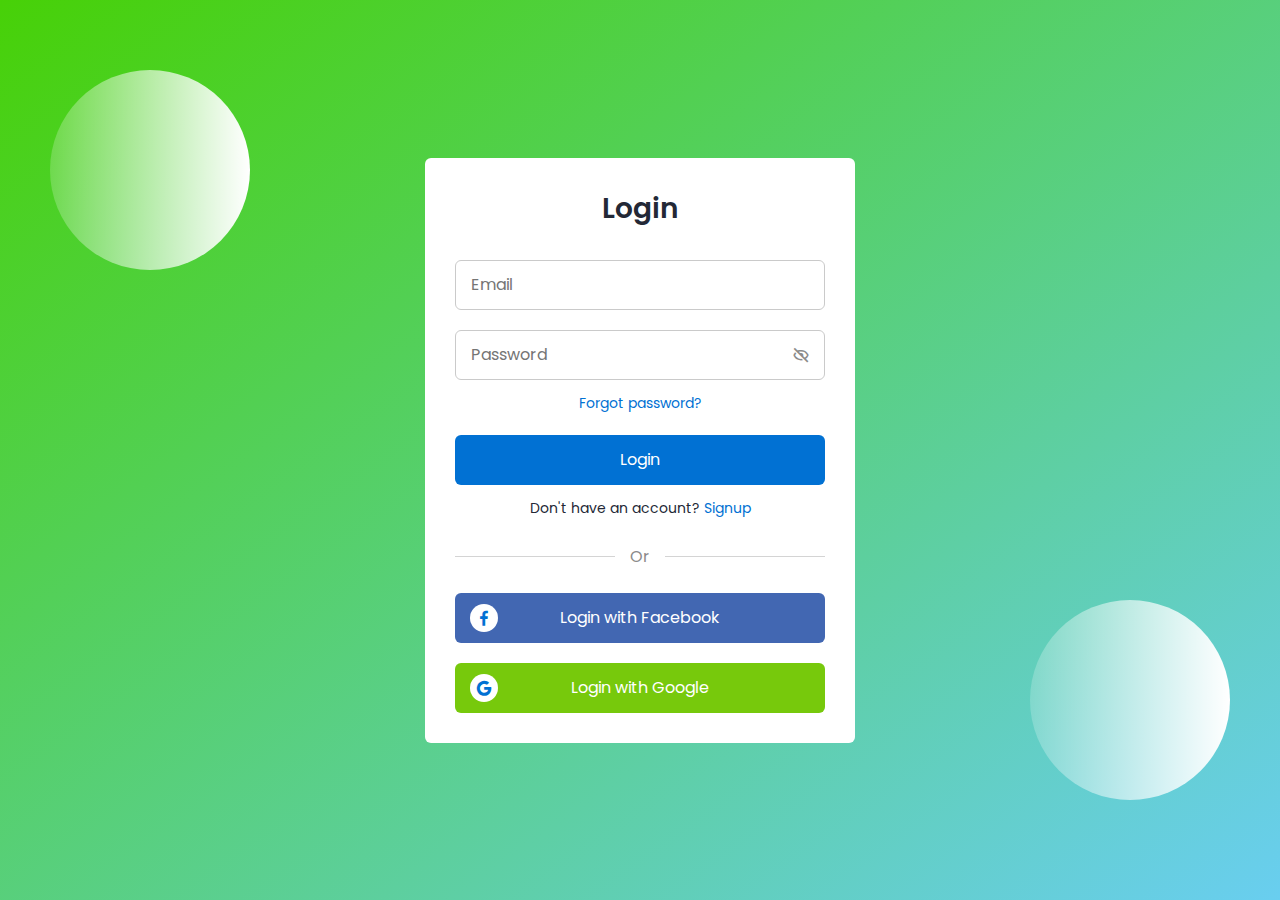
<file: Login_and_SignUp_Page/index.html>
<!DOCTYPE html>
<!-- Coding By CodingNepal - codingnepalweb.com -->
    <html lang="en">
    <head>
        <meta charset="UTF-8">
        <meta http-equiv="X-UA-Compatible" content="IE=edge">
        <meta name="viewport" content="width=device-width, initial-scale=1.0">
        <title> Responsive Login and Signup Form </title>

        <!-- CSS -->
        <link rel="stylesheet" href="style.css">
                
        <!-- Boxicons CSS -->
        <link href='https://unpkg.com/boxicons@2.1.2/css/boxicons.min.css' rel='stylesheet'>
                        
    </head>
    <body>
        <section class="container forms">
            <div class="form login">
                <div class="form-content">
                    <header>Login</header>
                    <form action="#">
                        <div class="field input-field">
                            <input type="email" placeholder="Email" class="input">
                        </div>

                        <div class="field input-field">
                            <input type="password" placeholder="Password" class="password">
                            <i class='bx bx-hide eye-icon'></i>
                        </div>

                        <div class="form-link">
                            <a href="#" class="forgot-pass">Forgot password?</a>
                        </div>

                        <div class="field button-field">
                            <button>Login</button>
                        </div>
                    </form>

                    <div class="form-link">
                        <span>Don't have an account? <a href="#" class="link signup-link">Signup</a></span>
                    </div>
                </div>

                <div class="line"></div>

                <div class="media-options">
                    <a href="#" class="field facebook">
                        <i class='bx bxl-facebook facebook-icon'></i>
                        <span>Login with Facebook</span>
                    </a>
                </div>

                <div class="media-options">
                    <a href="#" class="field google">
                        <i class='bx bxl-google google-icon'></i>
                        <span>Login with Google</span>
                    </a>
                </div>

            </div>

            <!-- Signup Form -->

            <div class="form signup">
                <div class="form-content">
                    <header>Signup</header>
                    <form action="#">
                        <div class="field input-field">
                            <input type="email" placeholder="Email" class="input">
                        </div>

                        <div class="field input-field">
                            <input type="password" placeholder="Create password" class="password">
                        </div>

                        <div class="field input-field">
                            <input type="password" placeholder="Confirm password" class="password">
                            <i class='bx bx-hide eye-icon'></i>
                        </div>

                        <div class="field button-field">
                            <button>Signup</button>
                        </div>
                    </form>

                    <div class="form-link">
                        <span>Already have an account? <a href="#" class="link login-link">Login</a></span>
                    </div>
                </div>

                <div class="line"></div>

                <div class="media-options">
                    <a href="#" class="field facebook">
                        <i class='bx bxl-facebook facebook-icon'></i>
                        <span>Login with Facebook</span>
                    </a>
                </div>

                <div class="media-options">
                    <a href="#" class="field google">
                        <i class='bx bxl-google google-icon'></i>
                        <span>Login with Google</span>
                    </a>
                </div>

            </div>

            <div class="circle c1"></div>
            <div class="circle c2"></div>
            
        </section>

        <!-- JavaScript -->
        <script src="script.js"></script>
    </body>
</html>
</file>
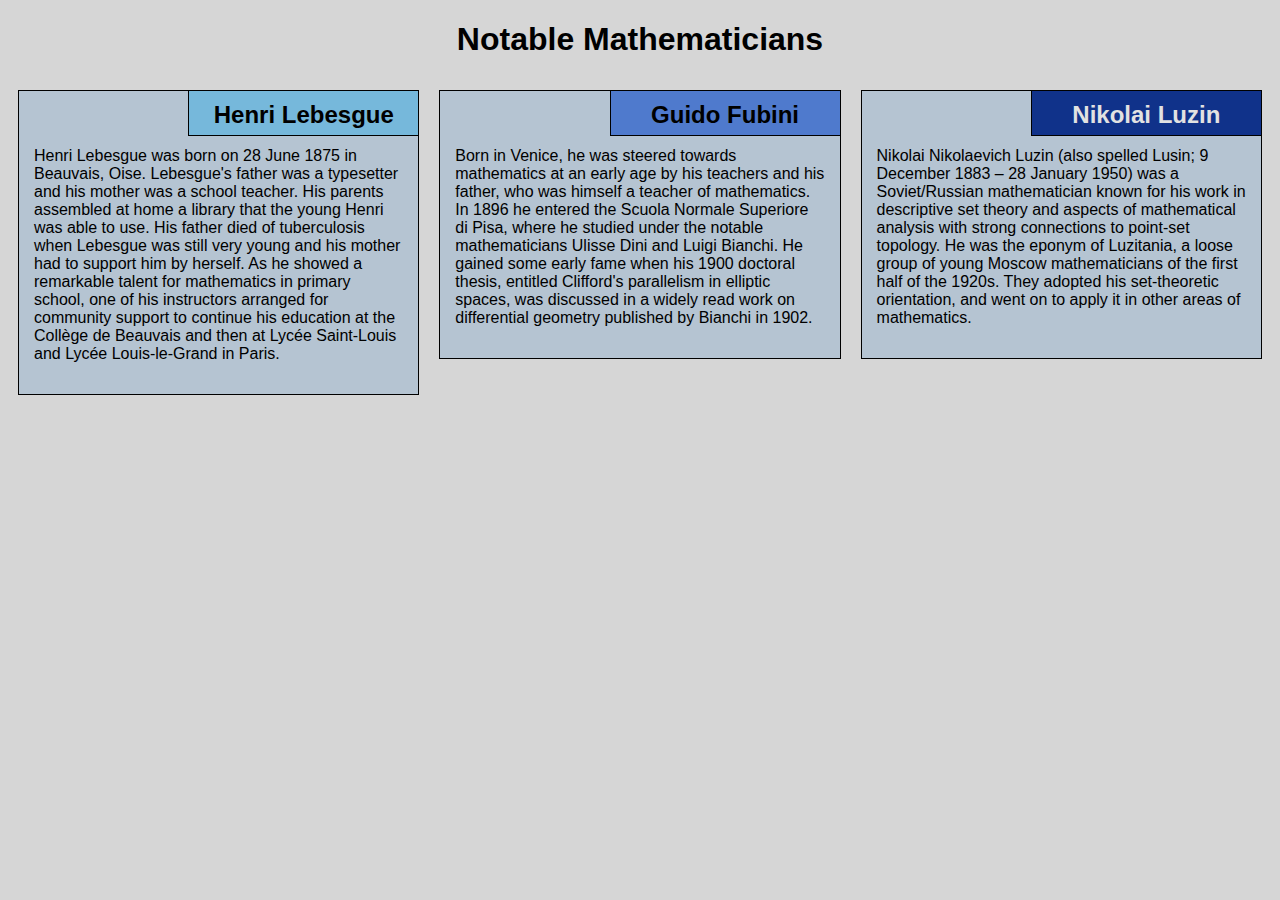
<file: module2_solution/index.html>
<!DOCTYPE html>
<html lang="en">

<head>
    <meta charset="utf-8">
    <meta name="viewport" content="width=device-width, initial-scale=1">
    <title>Assignment Solution for Module 2</title>
    <link rel="stylesheet" href="css/style.css">
</head>

<body>
    <h1>Notable Mathematicians</h1>
    <div class="row">
        <div class="col-lg-4 col-md-6 col-sm-12">
            <section class="lebesgue">
                <h2>Henri Lebesgue</h2>
                <p>
                    Henri Lebesgue was born on 28 June 1875 in Beauvais, Oise. Lebesgue's father was a typesetter and his mother was a school teacher. His parents assembled at home a library that the young Henri was able to use. His father died of tuberculosis when Lebesgue
                    was still very young and his mother had to support him by herself. As he showed a remarkable talent for mathematics in primary school, one of his instructors arranged for community support to continue his education at the Collège de
                    Beauvais and then at Lycée Saint-Louis and Lycée Louis-le-Grand in Paris.
                </p>
            </section>
        </div>
        <div class="col-lg-4 col-md-6 col-sm-12">
            <section class="fubini">
                <h2>Guido Fubini</h2>
                <p>
                    Born in Venice, he was steered towards mathematics at an early age by his teachers and his father, who was himself a teacher of mathematics. In 1896 he entered the Scuola Normale Superiore di Pisa, where he studied under the notable mathematicians Ulisse
                    Dini and Luigi Bianchi. He gained some early fame when his 1900 doctoral thesis, entitled Clifford's parallelism in elliptic spaces, was discussed in a widely read work on differential geometry published by Bianchi in 1902.
                </p>
            </section>
        </div>
        <div class="col-lg-4 col-md-12 col-sm-12">
            <section class="luzin">
                <h2>Nikolai Luzin</h2>
                <p>
                    Nikolai Nikolaevich Luzin (also spelled Lusin;   9 December 1883 – 28 January 1950) was a Soviet/Russian mathematician known for his work in descriptive set theory and aspects of mathematical analysis with strong connections to point-set topology. He was
                    the eponym of Luzitania, a loose group of young Moscow mathematicians of the first half of the 1920s. They adopted his set-theoretic orientation, and went on to apply it in other areas of mathematics.
                </p>
            </section>
        </div>
    </div>
</body>

</html>
</file>
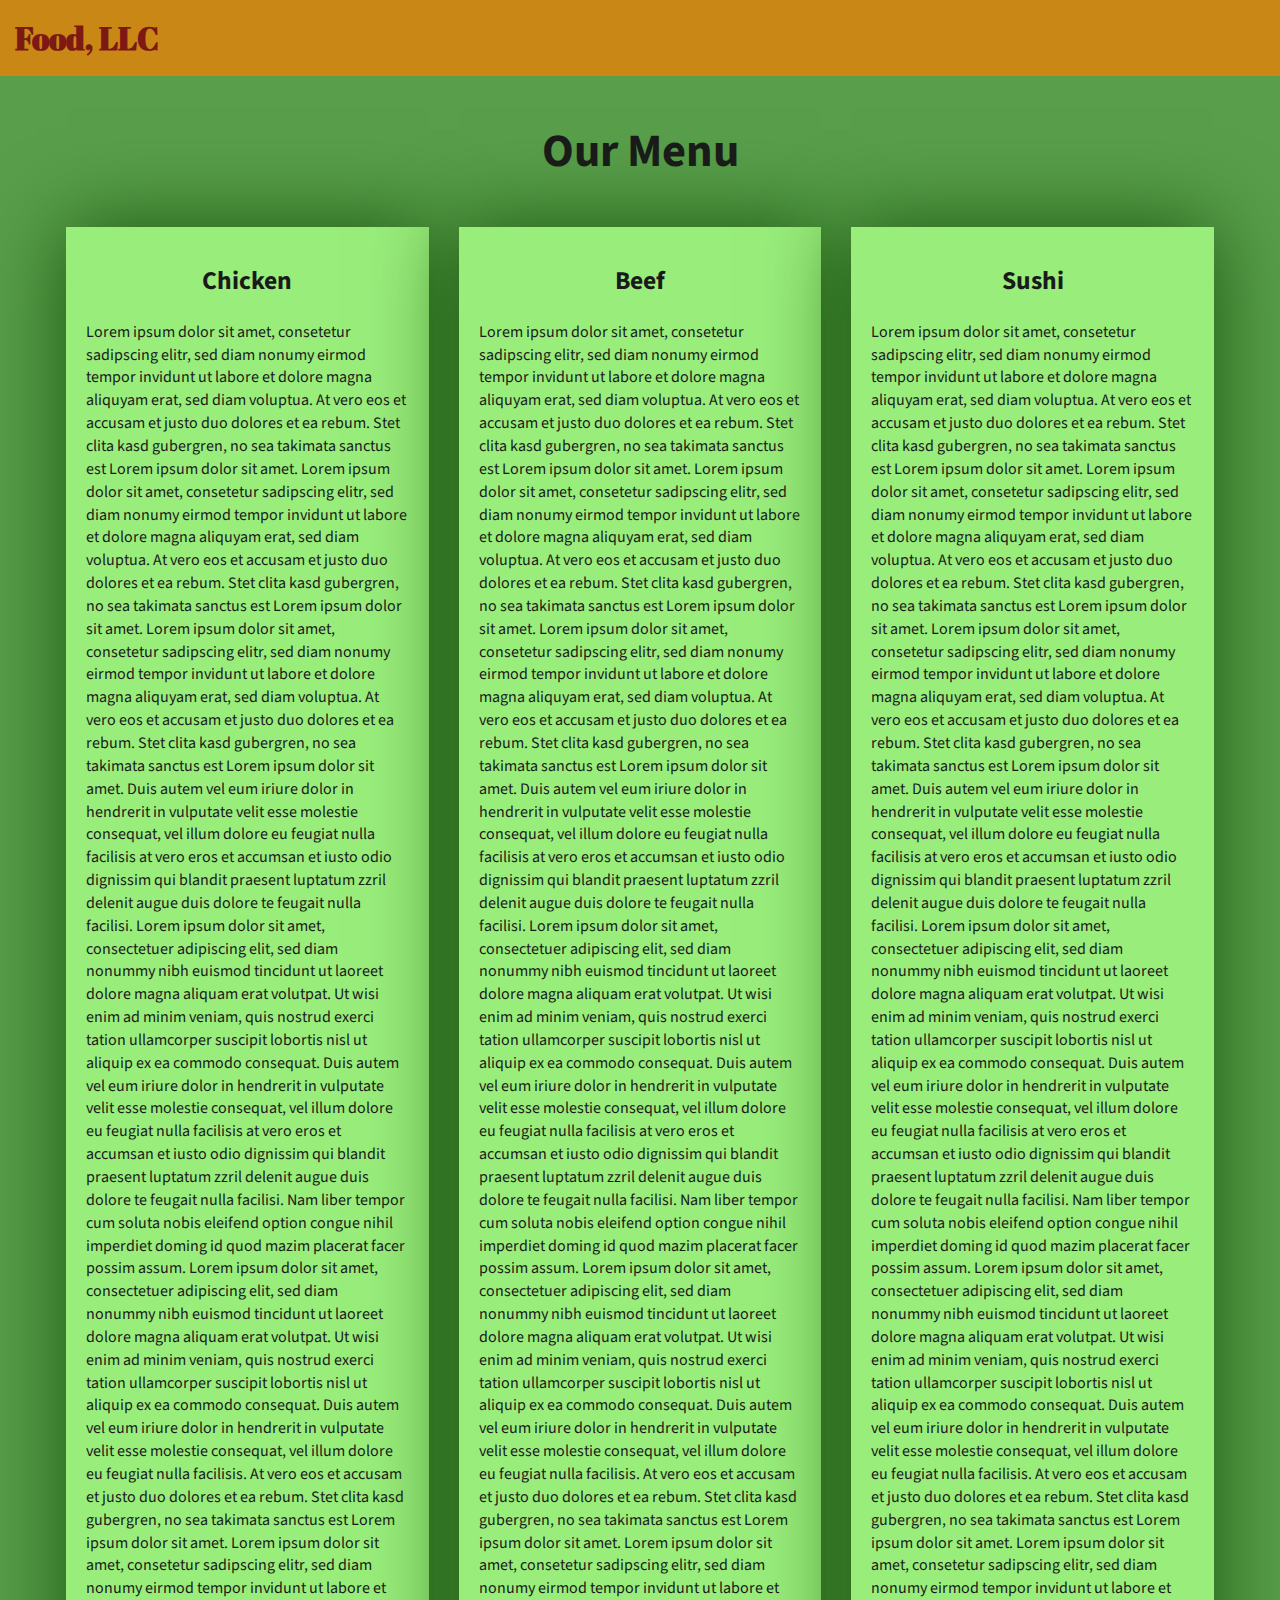
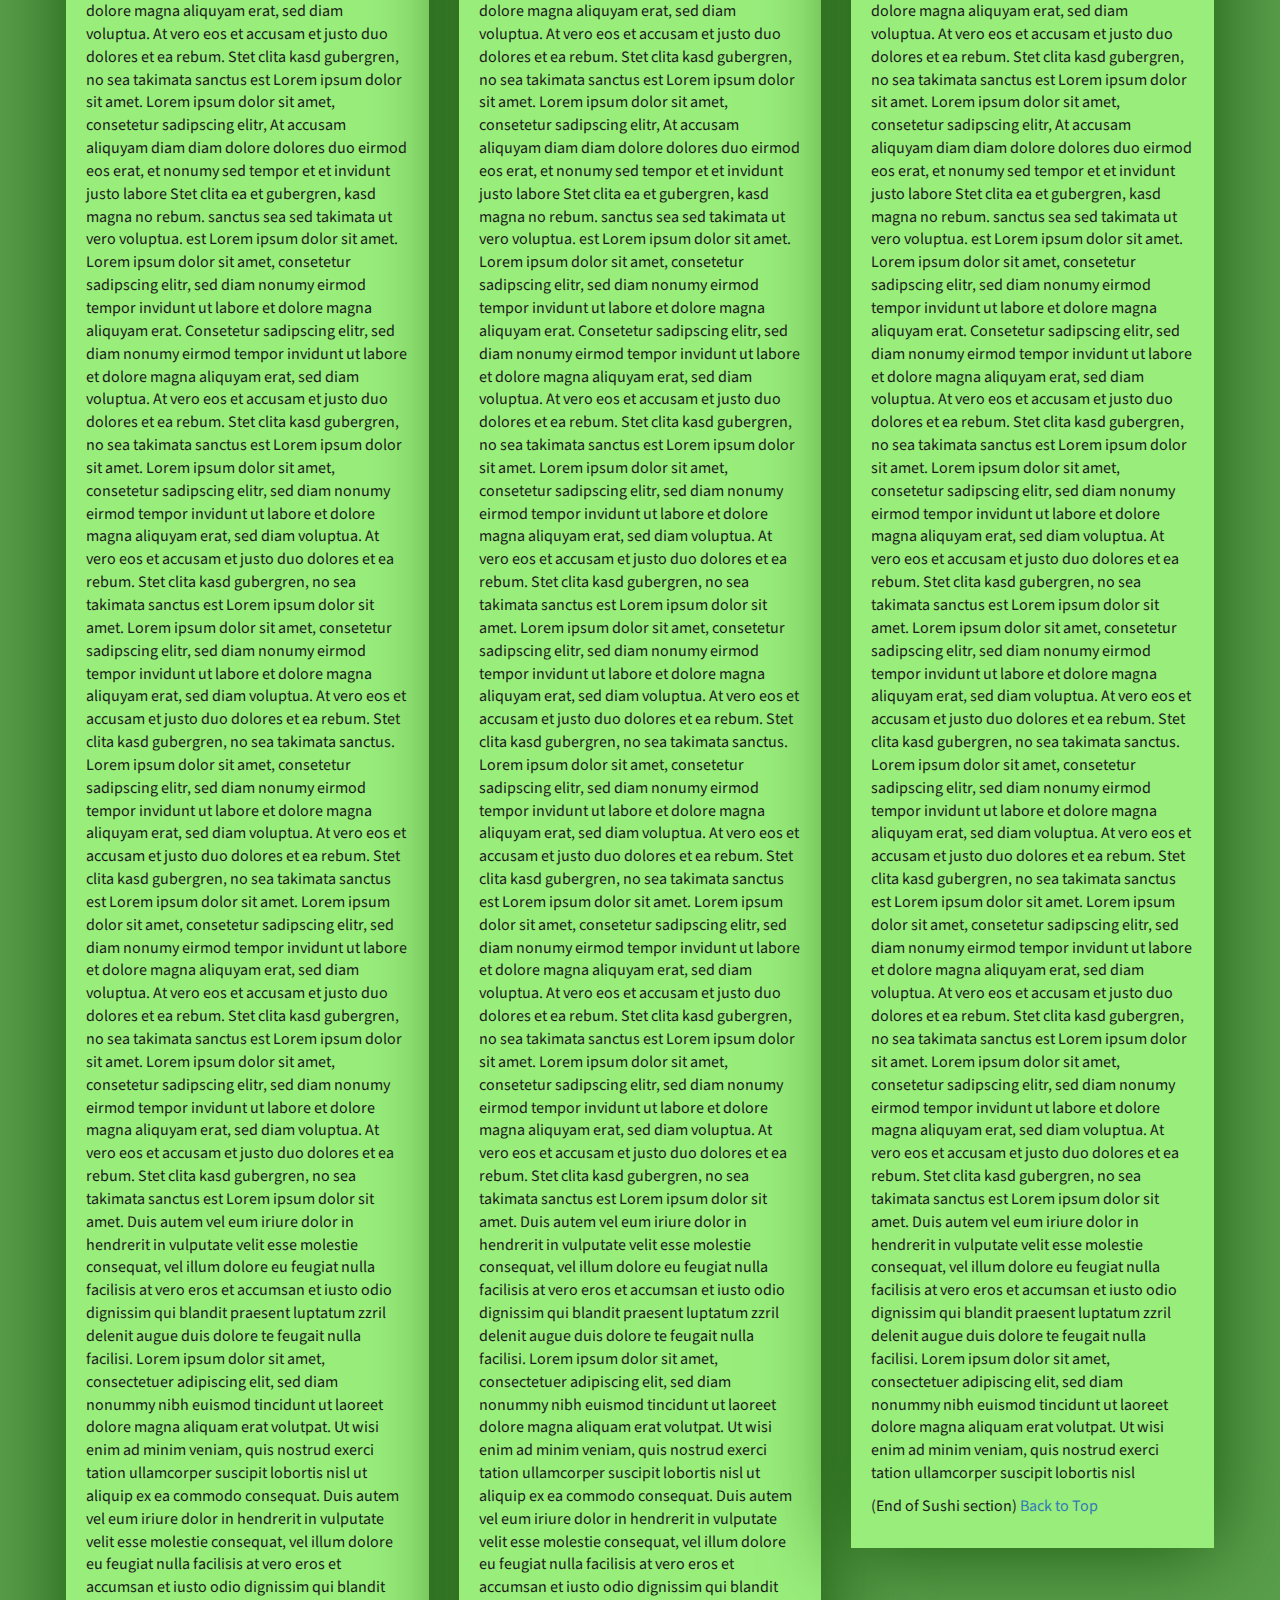
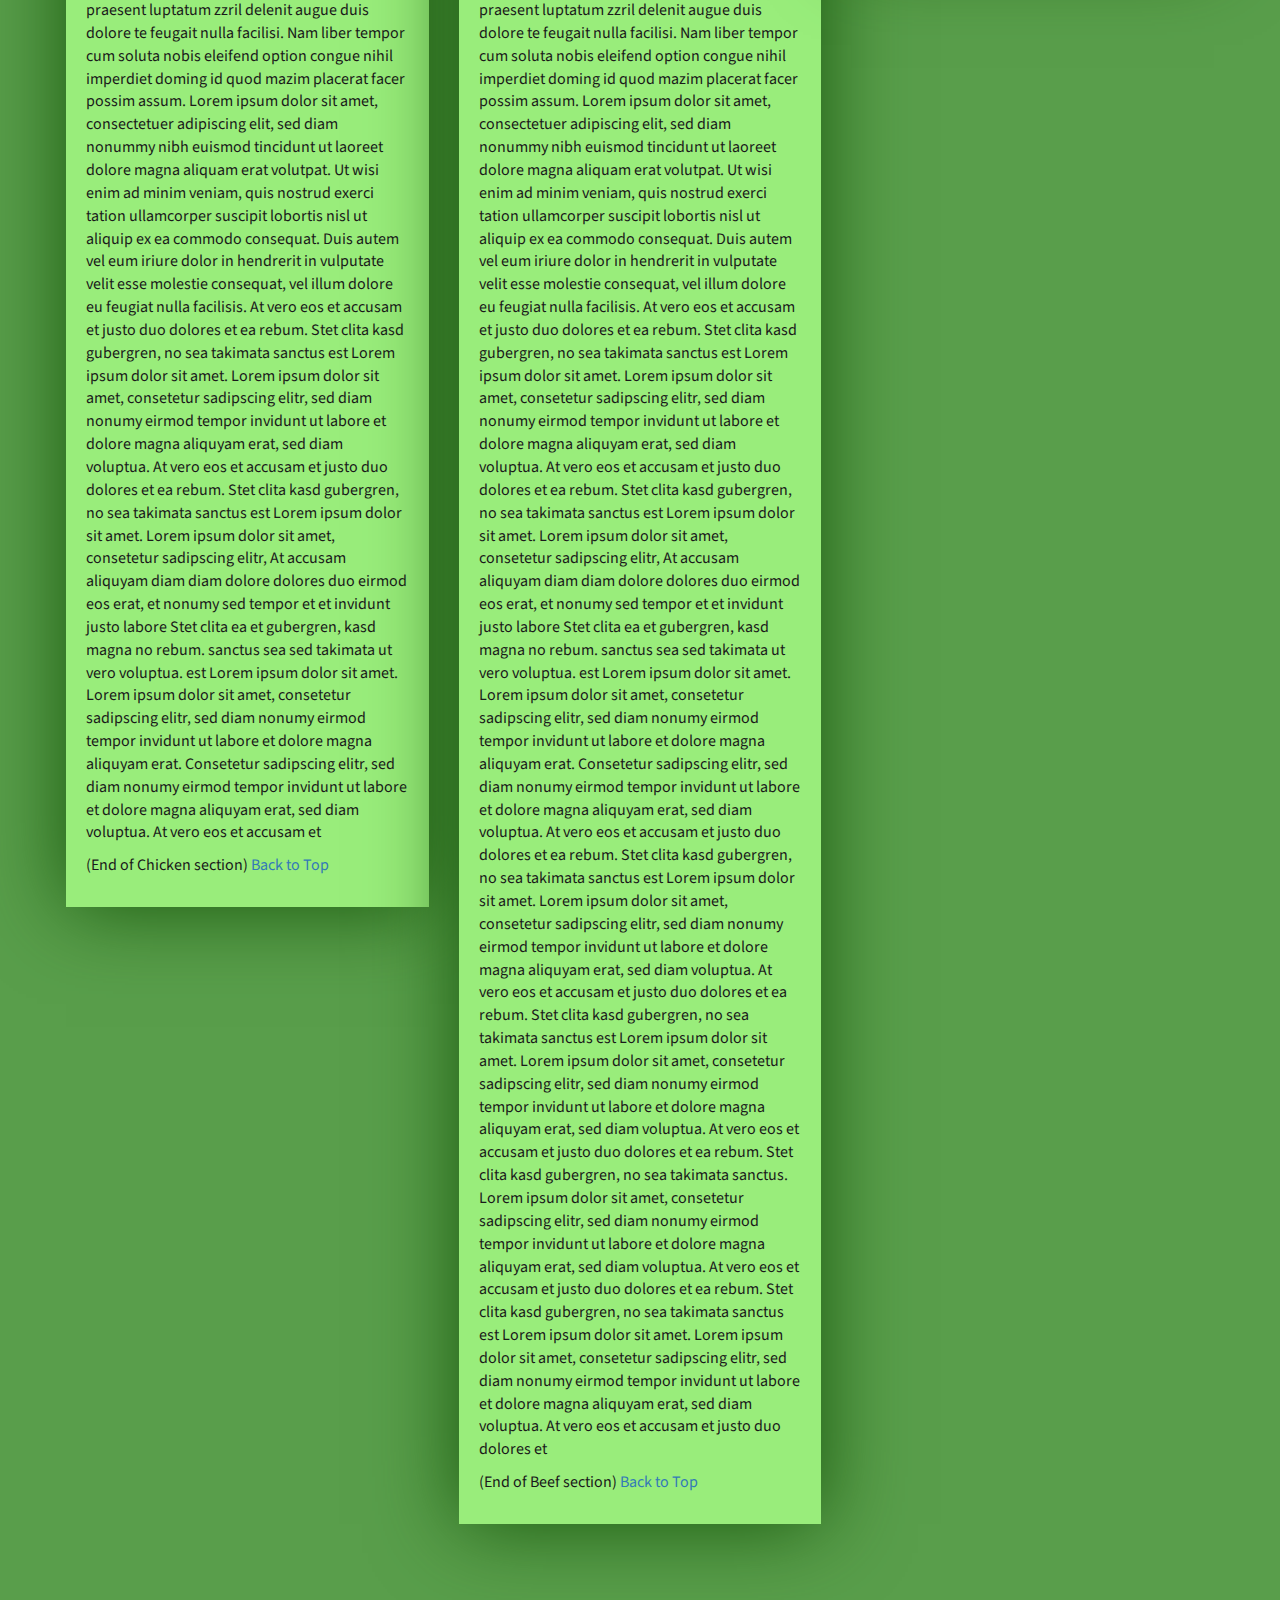
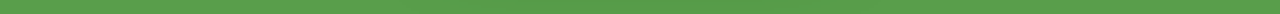
<file: module3_solution/index.html>
<!DOCTYPE html>
<html lang="zxx">

<head>
    <meta charset="utf-8">
    <meta http-equiv="X-UA-Compatible" content="IE=edge">
    <meta name="viewport" content="width=device-width, initial-scale=1">
    <title>Assignment Solution for Module 3</title>
    <link rel="stylesheet" href="css/bootstrap.min.css">
    <link rel="stylesheet" href="css/styles.css">
    <link href="https://fonts.googleapis.com/css?family=Source+Sans+Pro" rel="stylesheet">
    <link href="https://fonts.googleapis.com/css?family=Abril+Fatface" rel="stylesheet">

    <!-- HTML5 shim and Respond.js for IE8 support of HTML5 elements and media queries -->
    <!-- WARNING: Respond.js doesn't work if you view the page via file:// -->
    <!--[if lt IE 9]>
      <script src="https://oss.maxcdn.com/html5shiv/3.7.2/html5shiv.min.js"></script>
      <script src="https://oss.maxcdn.com/respond/1.4.2/respond.min.js"></script>
    <![endif]-->
</head>

<body>
    <header>
        <nav id="header-nav" class="navbar navbar-default">
            <div class="container-fluid">
                <div class="navbar-header">
                    <div class="navbar-brand">
                        <a href="index.html"><h1>Food, LLC</h1></a>
                    </div>

                    <button type="button" class="navbar-toggle collapsed visible-xs" data-toggle="collapse" data-target="#collapsable-nav" aria-expanded="false">
                        <span class="sr-only">Toggle navigation</span>
                        <span class="icon-bar"></span>
                        <span class="icon-bar"></span>
                        <span class="icon-bar"></span>
                    </button>
                </div>

                <div id="collapsable-nav" class="collapse navbar-collapse">
                    <ul id="nav-list" class="nav navbar-nav navbar-right visible-xs text-center">
                        <li>
                            <a href="#chicken-tile"><br class="hidden-xs"> Chicken</a>
                        </li>
                        <li>
                            <a href="#beef-tile"><br class="hidden-xs"> Beef</a>
                        </li>
                        <li>
                            <a href="#sushi-tile"><br class="hidden-xs"> Sushi</a>
                        </li>
                    </ul>
                </div>
            </div>
        </nav>
    </header>

    <div id="main-content" class="container">
        <h2 id="top-heading" class="text-center">Our Menu</h2>
        <div id="home-tiles" class="row">
            <div class="col-md-4 col-sm-6 col-xs-12">
                <div id="chicken-tile">
                    <section>
                        <h3 class="text-center">Chicken</h3>
                        <p>
                            Lorem ipsum dolor sit amet, consetetur sadipscing elitr, sed diam nonumy eirmod tempor invidunt ut labore et dolore magna aliquyam erat, sed diam voluptua. At vero eos et accusam et justo duo dolores et ea rebum. Stet clita kasd gubergren, no sea takimata
                            sanctus est Lorem ipsum dolor sit amet. Lorem ipsum dolor sit amet, consetetur sadipscing elitr, sed diam nonumy eirmod tempor invidunt ut labore et dolore magna aliquyam erat, sed diam voluptua. At vero eos et accusam et justo
                            duo dolores et ea rebum. Stet clita kasd gubergren, no sea takimata sanctus est Lorem ipsum dolor sit amet. Lorem ipsum dolor sit amet, consetetur sadipscing elitr, sed diam nonumy eirmod tempor invidunt ut labore et dolore
                            magna aliquyam erat, sed diam voluptua. At vero eos et accusam et justo duo dolores et ea rebum. Stet clita kasd gubergren, no sea takimata sanctus est Lorem ipsum dolor sit amet. Duis autem vel eum iriure dolor in hendrerit
                            in vulputate velit esse molestie consequat, vel illum dolore eu feugiat nulla facilisis at vero eros et accumsan et iusto odio dignissim qui blandit praesent luptatum zzril delenit augue duis dolore te feugait nulla facilisi.
                            Lorem ipsum dolor sit amet, consectetuer adipiscing elit, sed diam nonummy nibh euismod tincidunt ut laoreet dolore magna aliquam erat volutpat. Ut wisi enim ad minim veniam, quis nostrud exerci tation ullamcorper suscipit
                            lobortis nisl ut aliquip ex ea commodo consequat. Duis autem vel eum iriure dolor in hendrerit in vulputate velit esse molestie consequat, vel illum dolore eu feugiat nulla facilisis at vero eros et accumsan et iusto odio dignissim
                            qui blandit praesent luptatum zzril delenit augue duis dolore te feugait nulla facilisi. Nam liber tempor cum soluta nobis eleifend option congue nihil imperdiet doming id quod mazim placerat facer possim assum. Lorem ipsum
                            dolor sit amet, consectetuer adipiscing elit, sed diam nonummy nibh euismod tincidunt ut laoreet dolore magna aliquam erat volutpat. Ut wisi enim ad minim veniam, quis nostrud exerci tation ullamcorper suscipit lobortis nisl
                            ut aliquip ex ea commodo consequat. Duis autem vel eum iriure dolor in hendrerit in vulputate velit esse molestie consequat, vel illum dolore eu feugiat nulla facilisis. At vero eos et accusam et justo duo dolores et ea rebum.
                            Stet clita kasd gubergren, no sea takimata sanctus est Lorem ipsum dolor sit amet. Lorem ipsum dolor sit amet, consetetur sadipscing elitr, sed diam nonumy eirmod tempor invidunt ut labore et dolore magna aliquyam erat, sed
                            diam voluptua. At vero eos et accusam et justo duo dolores et ea rebum. Stet clita kasd gubergren, no sea takimata sanctus est Lorem ipsum dolor sit amet. Lorem ipsum dolor sit amet, consetetur sadipscing elitr, At accusam
                            aliquyam diam diam dolore dolores duo eirmod eos erat, et nonumy sed tempor et et invidunt justo labore Stet clita ea et gubergren, kasd magna no rebum. sanctus sea sed takimata ut vero voluptua. est Lorem ipsum dolor sit amet.
                            Lorem ipsum dolor sit amet, consetetur sadipscing elitr, sed diam nonumy eirmod tempor invidunt ut labore et dolore magna aliquyam erat. Consetetur sadipscing elitr, sed diam nonumy eirmod tempor invidunt ut labore et dolore
                            magna aliquyam erat, sed diam voluptua. At vero eos et accusam et justo duo dolores et ea rebum. Stet clita kasd gubergren, no sea takimata sanctus est Lorem ipsum dolor sit amet. Lorem ipsum dolor sit amet, consetetur sadipscing
                            elitr, sed diam nonumy eirmod tempor invidunt ut labore et dolore magna aliquyam erat, sed diam voluptua. At vero eos et accusam et justo duo dolores et ea rebum. Stet clita kasd gubergren, no sea takimata sanctus est Lorem
                            ipsum dolor sit amet. Lorem ipsum dolor sit amet, consetetur sadipscing elitr, sed diam nonumy eirmod tempor invidunt ut labore et dolore magna aliquyam erat, sed diam voluptua. At vero eos et accusam et justo duo dolores et
                            ea rebum. Stet clita kasd gubergren, no sea takimata sanctus. Lorem ipsum dolor sit amet, consetetur sadipscing elitr, sed diam nonumy eirmod tempor invidunt ut labore et dolore magna aliquyam erat, sed diam voluptua. At vero
                            eos et accusam et justo duo dolores et ea rebum. Stet clita kasd gubergren, no sea takimata sanctus est Lorem ipsum dolor sit amet. Lorem ipsum dolor sit amet, consetetur sadipscing elitr, sed diam nonumy eirmod tempor invidunt
                            ut labore et dolore magna aliquyam erat, sed diam voluptua. At vero eos et accusam et justo duo dolores et ea rebum. Stet clita kasd gubergren, no sea takimata sanctus est Lorem ipsum dolor sit amet. Lorem ipsum dolor sit amet,
                            consetetur sadipscing elitr, sed diam nonumy eirmod tempor invidunt ut labore et dolore magna aliquyam erat, sed diam voluptua. At vero eos et accusam et justo duo dolores et ea rebum. Stet clita kasd gubergren, no sea takimata
                            sanctus est Lorem ipsum dolor sit amet. Duis autem vel eum iriure dolor in hendrerit in vulputate velit esse molestie consequat, vel illum dolore eu feugiat nulla facilisis at vero eros et accumsan et iusto odio dignissim qui
                            blandit praesent luptatum zzril delenit augue duis dolore te feugait nulla facilisi. Lorem ipsum dolor sit amet, consectetuer adipiscing elit, sed diam nonummy nibh euismod tincidunt ut laoreet dolore magna aliquam erat volutpat.
                            Ut wisi enim ad minim veniam, quis nostrud exerci tation ullamcorper suscipit lobortis nisl ut aliquip ex ea commodo consequat. Duis autem vel eum iriure dolor in hendrerit in vulputate velit esse molestie consequat, vel illum
                            dolore eu feugiat nulla facilisis at vero eros et accumsan et iusto odio dignissim qui blandit praesent luptatum zzril delenit augue duis dolore te feugait nulla facilisi. Nam liber tempor cum soluta nobis eleifend option congue
                            nihil imperdiet doming id quod mazim placerat facer possim assum. Lorem ipsum dolor sit amet, consectetuer adipiscing elit, sed diam nonummy nibh euismod tincidunt ut laoreet dolore magna aliquam erat volutpat. Ut wisi enim
                            ad minim veniam, quis nostrud exerci tation ullamcorper suscipit lobortis nisl ut aliquip ex ea commodo consequat. Duis autem vel eum iriure dolor in hendrerit in vulputate velit esse molestie consequat, vel illum dolore eu
                            feugiat nulla facilisis. At vero eos et accusam et justo duo dolores et ea rebum. Stet clita kasd gubergren, no sea takimata sanctus est Lorem ipsum dolor sit amet. Lorem ipsum dolor sit amet, consetetur sadipscing elitr, sed
                            diam nonumy eirmod tempor invidunt ut labore et dolore magna aliquyam erat, sed diam voluptua. At vero eos et accusam et justo duo dolores et ea rebum. Stet clita kasd gubergren, no sea takimata sanctus est Lorem ipsum dolor
                            sit amet. Lorem ipsum dolor sit amet, consetetur sadipscing elitr, At accusam aliquyam diam diam dolore dolores duo eirmod eos erat, et nonumy sed tempor et et invidunt justo labore Stet clita ea et gubergren, kasd magna no
                            rebum. sanctus sea sed takimata ut vero voluptua. est Lorem ipsum dolor sit amet. Lorem ipsum dolor sit amet, consetetur sadipscing elitr, sed diam nonumy eirmod tempor invidunt ut labore et dolore magna aliquyam erat. Consetetur
                            sadipscing elitr, sed diam nonumy eirmod tempor invidunt ut labore et dolore magna aliquyam erat, sed diam voluptua. At vero eos et accusam et
                        </p>
                        <p>
                            (End of Chicken section) <a href="#top-heading">Back to Top</a>
                        </p>
                    </section>
                </div>
            </div>
            <div class="col-md-4 col-sm-6 col-xs-12">
                <div id="beef-tile">
                    <section>
                        <h3 class="text-center">Beef</h3>
                        <p>
                            Lorem ipsum dolor sit amet, consetetur sadipscing elitr, sed diam nonumy eirmod tempor invidunt ut labore et dolore magna aliquyam erat, sed diam voluptua. At vero eos et accusam et justo duo dolores et ea rebum. Stet clita kasd gubergren, no sea takimata
                            sanctus est Lorem ipsum dolor sit amet. Lorem ipsum dolor sit amet, consetetur sadipscing elitr, sed diam nonumy eirmod tempor invidunt ut labore et dolore magna aliquyam erat, sed diam voluptua. At vero eos et accusam et justo
                            duo dolores et ea rebum. Stet clita kasd gubergren, no sea takimata sanctus est Lorem ipsum dolor sit amet. Lorem ipsum dolor sit amet, consetetur sadipscing elitr, sed diam nonumy eirmod tempor invidunt ut labore et dolore
                            magna aliquyam erat, sed diam voluptua. At vero eos et accusam et justo duo dolores et ea rebum. Stet clita kasd gubergren, no sea takimata sanctus est Lorem ipsum dolor sit amet. Duis autem vel eum iriure dolor in hendrerit
                            in vulputate velit esse molestie consequat, vel illum dolore eu feugiat nulla facilisis at vero eros et accumsan et iusto odio dignissim qui blandit praesent luptatum zzril delenit augue duis dolore te feugait nulla facilisi.
                            Lorem ipsum dolor sit amet, consectetuer adipiscing elit, sed diam nonummy nibh euismod tincidunt ut laoreet dolore magna aliquam erat volutpat. Ut wisi enim ad minim veniam, quis nostrud exerci tation ullamcorper suscipit
                            lobortis nisl ut aliquip ex ea commodo consequat. Duis autem vel eum iriure dolor in hendrerit in vulputate velit esse molestie consequat, vel illum dolore eu feugiat nulla facilisis at vero eros et accumsan et iusto odio dignissim
                            qui blandit praesent luptatum zzril delenit augue duis dolore te feugait nulla facilisi. Nam liber tempor cum soluta nobis eleifend option congue nihil imperdiet doming id quod mazim placerat facer possim assum. Lorem ipsum
                            dolor sit amet, consectetuer adipiscing elit, sed diam nonummy nibh euismod tincidunt ut laoreet dolore magna aliquam erat volutpat. Ut wisi enim ad minim veniam, quis nostrud exerci tation ullamcorper suscipit lobortis nisl
                            ut aliquip ex ea commodo consequat. Duis autem vel eum iriure dolor in hendrerit in vulputate velit esse molestie consequat, vel illum dolore eu feugiat nulla facilisis. At vero eos et accusam et justo duo dolores et ea rebum.
                            Stet clita kasd gubergren, no sea takimata sanctus est Lorem ipsum dolor sit amet. Lorem ipsum dolor sit amet, consetetur sadipscing elitr, sed diam nonumy eirmod tempor invidunt ut labore et dolore magna aliquyam erat, sed
                            diam voluptua. At vero eos et accusam et justo duo dolores et ea rebum. Stet clita kasd gubergren, no sea takimata sanctus est Lorem ipsum dolor sit amet. Lorem ipsum dolor sit amet, consetetur sadipscing elitr, At accusam
                            aliquyam diam diam dolore dolores duo eirmod eos erat, et nonumy sed tempor et et invidunt justo labore Stet clita ea et gubergren, kasd magna no rebum. sanctus sea sed takimata ut vero voluptua. est Lorem ipsum dolor sit amet.
                            Lorem ipsum dolor sit amet, consetetur sadipscing elitr, sed diam nonumy eirmod tempor invidunt ut labore et dolore magna aliquyam erat. Consetetur sadipscing elitr, sed diam nonumy eirmod tempor invidunt ut labore et dolore
                            magna aliquyam erat, sed diam voluptua. At vero eos et accusam et justo duo dolores et ea rebum. Stet clita kasd gubergren, no sea takimata sanctus est Lorem ipsum dolor sit amet. Lorem ipsum dolor sit amet, consetetur sadipscing
                            elitr, sed diam nonumy eirmod tempor invidunt ut labore et dolore magna aliquyam erat, sed diam voluptua. At vero eos et accusam et justo duo dolores et ea rebum. Stet clita kasd gubergren, no sea takimata sanctus est Lorem
                            ipsum dolor sit amet. Lorem ipsum dolor sit amet, consetetur sadipscing elitr, sed diam nonumy eirmod tempor invidunt ut labore et dolore magna aliquyam erat, sed diam voluptua. At vero eos et accusam et justo duo dolores et
                            ea rebum. Stet clita kasd gubergren, no sea takimata sanctus. Lorem ipsum dolor sit amet, consetetur sadipscing elitr, sed diam nonumy eirmod tempor invidunt ut labore et dolore magna aliquyam erat, sed diam voluptua. At vero
                            eos et accusam et justo duo dolores et ea rebum. Stet clita kasd gubergren, no sea takimata sanctus est Lorem ipsum dolor sit amet. Lorem ipsum dolor sit amet, consetetur sadipscing elitr, sed diam nonumy eirmod tempor invidunt
                            ut labore et dolore magna aliquyam erat, sed diam voluptua. At vero eos et accusam et justo duo dolores et ea rebum. Stet clita kasd gubergren, no sea takimata sanctus est Lorem ipsum dolor sit amet. Lorem ipsum dolor sit amet,
                            consetetur sadipscing elitr, sed diam nonumy eirmod tempor invidunt ut labore et dolore magna aliquyam erat, sed diam voluptua. At vero eos et accusam et justo duo dolores et ea rebum. Stet clita kasd gubergren, no sea takimata
                            sanctus est Lorem ipsum dolor sit amet. Duis autem vel eum iriure dolor in hendrerit in vulputate velit esse molestie consequat, vel illum dolore eu feugiat nulla facilisis at vero eros et accumsan et iusto odio dignissim qui
                            blandit praesent luptatum zzril delenit augue duis dolore te feugait nulla facilisi. Lorem ipsum dolor sit amet, consectetuer adipiscing elit, sed diam nonummy nibh euismod tincidunt ut laoreet dolore magna aliquam erat volutpat.
                            Ut wisi enim ad minim veniam, quis nostrud exerci tation ullamcorper suscipit lobortis nisl ut aliquip ex ea commodo consequat. Duis autem vel eum iriure dolor in hendrerit in vulputate velit esse molestie consequat, vel illum
                            dolore eu feugiat nulla facilisis at vero eros et accumsan et iusto odio dignissim qui blandit praesent luptatum zzril delenit augue duis dolore te feugait nulla facilisi. Nam liber tempor cum soluta nobis eleifend option congue
                            nihil imperdiet doming id quod mazim placerat facer possim assum. Lorem ipsum dolor sit amet, consectetuer adipiscing elit, sed diam nonummy nibh euismod tincidunt ut laoreet dolore magna aliquam erat volutpat. Ut wisi enim
                            ad minim veniam, quis nostrud exerci tation ullamcorper suscipit lobortis nisl ut aliquip ex ea commodo consequat. Duis autem vel eum iriure dolor in hendrerit in vulputate velit esse molestie consequat, vel illum dolore eu
                            feugiat nulla facilisis. At vero eos et accusam et justo duo dolores et ea rebum. Stet clita kasd gubergren, no sea takimata sanctus est Lorem ipsum dolor sit amet. Lorem ipsum dolor sit amet, consetetur sadipscing elitr, sed
                            diam nonumy eirmod tempor invidunt ut labore et dolore magna aliquyam erat, sed diam voluptua. At vero eos et accusam et justo duo dolores et ea rebum. Stet clita kasd gubergren, no sea takimata sanctus est Lorem ipsum dolor
                            sit amet. Lorem ipsum dolor sit amet, consetetur sadipscing elitr, At accusam aliquyam diam diam dolore dolores duo eirmod eos erat, et nonumy sed tempor et et invidunt justo labore Stet clita ea et gubergren, kasd magna no
                            rebum. sanctus sea sed takimata ut vero voluptua. est Lorem ipsum dolor sit amet. Lorem ipsum dolor sit amet, consetetur sadipscing elitr, sed diam nonumy eirmod tempor invidunt ut labore et dolore magna aliquyam erat. Consetetur
                            sadipscing elitr, sed diam nonumy eirmod tempor invidunt ut labore et dolore magna aliquyam erat, sed diam voluptua. At vero eos et accusam et justo duo dolores et ea rebum. Stet clita kasd gubergren, no sea takimata sanctus
                            est Lorem ipsum dolor sit amet. Lorem ipsum dolor sit amet, consetetur sadipscing elitr, sed diam nonumy eirmod tempor invidunt ut labore et dolore magna aliquyam erat, sed diam voluptua. At vero eos et accusam et justo duo
                            dolores et ea rebum. Stet clita kasd gubergren, no sea takimata sanctus est Lorem ipsum dolor sit amet. Lorem ipsum dolor sit amet, consetetur sadipscing elitr, sed diam nonumy eirmod tempor invidunt ut labore et dolore magna
                            aliquyam erat, sed diam voluptua. At vero eos et accusam et justo duo dolores et ea rebum. Stet clita kasd gubergren, no sea takimata sanctus. Lorem ipsum dolor sit amet, consetetur sadipscing elitr, sed diam nonumy eirmod
                            tempor invidunt ut labore et dolore magna aliquyam erat, sed diam voluptua. At vero eos et accusam et justo duo dolores et ea rebum. Stet clita kasd gubergren, no sea takimata sanctus est Lorem ipsum dolor sit amet. Lorem ipsum
                            dolor sit amet, consetetur sadipscing elitr, sed diam nonumy eirmod tempor invidunt ut labore et dolore magna aliquyam erat, sed diam voluptua. At vero eos et accusam et justo duo dolores et
                        </p>
                        <p>
                            (End of Beef section) <a href="#top-heading">Back to Top</a>
                        </p>
                    </section>
                </div>
            </div>
            <!-- <div class="clearfix visible-md-block"></div> -->
            <div class="col-md-4 col-sm-12 col-xs-12">
                <div id="sushi-tile">
                    <section>
                        <h3 class="text-center">Sushi</h3>
                        <p>
                            Lorem ipsum dolor sit amet, consetetur sadipscing elitr, sed diam nonumy eirmod tempor invidunt ut labore et dolore magna aliquyam erat, sed diam voluptua. At vero eos et accusam et justo duo dolores et ea rebum. Stet clita kasd gubergren, no sea takimata
                            sanctus est Lorem ipsum dolor sit amet. Lorem ipsum dolor sit amet, consetetur sadipscing elitr, sed diam nonumy eirmod tempor invidunt ut labore et dolore magna aliquyam erat, sed diam voluptua. At vero eos et accusam et justo
                            duo dolores et ea rebum. Stet clita kasd gubergren, no sea takimata sanctus est Lorem ipsum dolor sit amet. Lorem ipsum dolor sit amet, consetetur sadipscing elitr, sed diam nonumy eirmod tempor invidunt ut labore et dolore
                            magna aliquyam erat, sed diam voluptua. At vero eos et accusam et justo duo dolores et ea rebum. Stet clita kasd gubergren, no sea takimata sanctus est Lorem ipsum dolor sit amet. Duis autem vel eum iriure dolor in hendrerit
                            in vulputate velit esse molestie consequat, vel illum dolore eu feugiat nulla facilisis at vero eros et accumsan et iusto odio dignissim qui blandit praesent luptatum zzril delenit augue duis dolore te feugait nulla facilisi.
                            Lorem ipsum dolor sit amet, consectetuer adipiscing elit, sed diam nonummy nibh euismod tincidunt ut laoreet dolore magna aliquam erat volutpat. Ut wisi enim ad minim veniam, quis nostrud exerci tation ullamcorper suscipit
                            lobortis nisl ut aliquip ex ea commodo consequat. Duis autem vel eum iriure dolor in hendrerit in vulputate velit esse molestie consequat, vel illum dolore eu feugiat nulla facilisis at vero eros et accumsan et iusto odio dignissim
                            qui blandit praesent luptatum zzril delenit augue duis dolore te feugait nulla facilisi. Nam liber tempor cum soluta nobis eleifend option congue nihil imperdiet doming id quod mazim placerat facer possim assum. Lorem ipsum
                            dolor sit amet, consectetuer adipiscing elit, sed diam nonummy nibh euismod tincidunt ut laoreet dolore magna aliquam erat volutpat. Ut wisi enim ad minim veniam, quis nostrud exerci tation ullamcorper suscipit lobortis nisl
                            ut aliquip ex ea commodo consequat. Duis autem vel eum iriure dolor in hendrerit in vulputate velit esse molestie consequat, vel illum dolore eu feugiat nulla facilisis. At vero eos et accusam et justo duo dolores et ea rebum.
                            Stet clita kasd gubergren, no sea takimata sanctus est Lorem ipsum dolor sit amet. Lorem ipsum dolor sit amet, consetetur sadipscing elitr, sed diam nonumy eirmod tempor invidunt ut labore et dolore magna aliquyam erat, sed
                            diam voluptua. At vero eos et accusam et justo duo dolores et ea rebum. Stet clita kasd gubergren, no sea takimata sanctus est Lorem ipsum dolor sit amet. Lorem ipsum dolor sit amet, consetetur sadipscing elitr, At accusam
                            aliquyam diam diam dolore dolores duo eirmod eos erat, et nonumy sed tempor et et invidunt justo labore Stet clita ea et gubergren, kasd magna no rebum. sanctus sea sed takimata ut vero voluptua. est Lorem ipsum dolor sit amet.
                            Lorem ipsum dolor sit amet, consetetur sadipscing elitr, sed diam nonumy eirmod tempor invidunt ut labore et dolore magna aliquyam erat. Consetetur sadipscing elitr, sed diam nonumy eirmod tempor invidunt ut labore et dolore
                            magna aliquyam erat, sed diam voluptua. At vero eos et accusam et justo duo dolores et ea rebum. Stet clita kasd gubergren, no sea takimata sanctus est Lorem ipsum dolor sit amet. Lorem ipsum dolor sit amet, consetetur sadipscing
                            elitr, sed diam nonumy eirmod tempor invidunt ut labore et dolore magna aliquyam erat, sed diam voluptua. At vero eos et accusam et justo duo dolores et ea rebum. Stet clita kasd gubergren, no sea takimata sanctus est Lorem
                            ipsum dolor sit amet. Lorem ipsum dolor sit amet, consetetur sadipscing elitr, sed diam nonumy eirmod tempor invidunt ut labore et dolore magna aliquyam erat, sed diam voluptua. At vero eos et accusam et justo duo dolores et
                            ea rebum. Stet clita kasd gubergren, no sea takimata sanctus. Lorem ipsum dolor sit amet, consetetur sadipscing elitr, sed diam nonumy eirmod tempor invidunt ut labore et dolore magna aliquyam erat, sed diam voluptua. At vero
                            eos et accusam et justo duo dolores et ea rebum. Stet clita kasd gubergren, no sea takimata sanctus est Lorem ipsum dolor sit amet. Lorem ipsum dolor sit amet, consetetur sadipscing elitr, sed diam nonumy eirmod tempor invidunt
                            ut labore et dolore magna aliquyam erat, sed diam voluptua. At vero eos et accusam et justo duo dolores et ea rebum. Stet clita kasd gubergren, no sea takimata sanctus est Lorem ipsum dolor sit amet. Lorem ipsum dolor sit amet,
                            consetetur sadipscing elitr, sed diam nonumy eirmod tempor invidunt ut labore et dolore magna aliquyam erat, sed diam voluptua. At vero eos et accusam et justo duo dolores et ea rebum. Stet clita kasd gubergren, no sea takimata
                            sanctus est Lorem ipsum dolor sit amet. Duis autem vel eum iriure dolor in hendrerit in vulputate velit esse molestie consequat, vel illum dolore eu feugiat nulla facilisis at vero eros et accumsan et iusto odio dignissim qui
                            blandit praesent luptatum zzril delenit augue duis dolore te feugait nulla facilisi. Lorem ipsum dolor sit amet, consectetuer adipiscing elit, sed diam nonummy nibh euismod tincidunt ut laoreet dolore magna aliquam erat volutpat.
                            Ut wisi enim ad minim veniam, quis nostrud exerci tation ullamcorper suscipit lobortis nisl
                        </p>
                        <p>
                            (End of Sushi section) <a href="#top-heading">Back to Top</a>
                        </p>
                    </section>
                </div>
            </div>
            <!-- <div class="clearfix visible-lg-block"></div> -->
        </div>
    </div>
    <div class="clearfix visible-lg-block"></div>


    <!-- jQuery (Bootstrap JS plugins depend on it) -->
    <script src="js/jquery-3.1.1.min.js"></script>
    <script src="js/bootstrap.min.js"></script>
    <!-- <script src="js/script.js"></script> -->

</body>

</html>
</file>
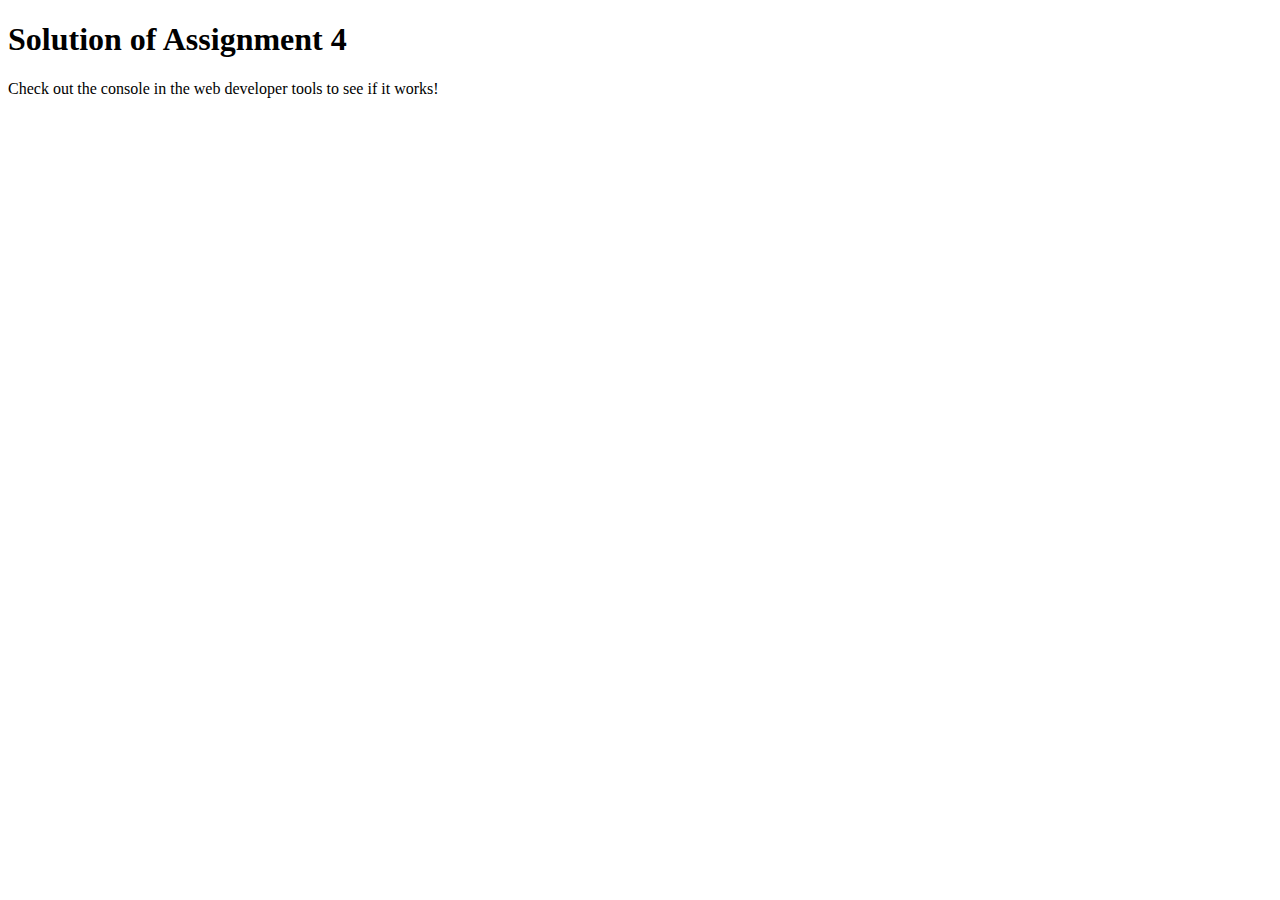
<file: module4_solution/index.html>
<!DOCTYPE html>
<html>

<head>
    <meta charset="utf-8">
    <title>Assignment Solution for Module 4</title>
    <script src="SpeakHello.js"></script>
    <script src="SpeakGoodBye.js"></script>
    <script src="script.js"></script>
</head>

<body>
    <h1>Solution of Assignment 4</h1>
    <p>Check out the console in the web developer tools to see if it works!</p>
</body>

</html>
</file>
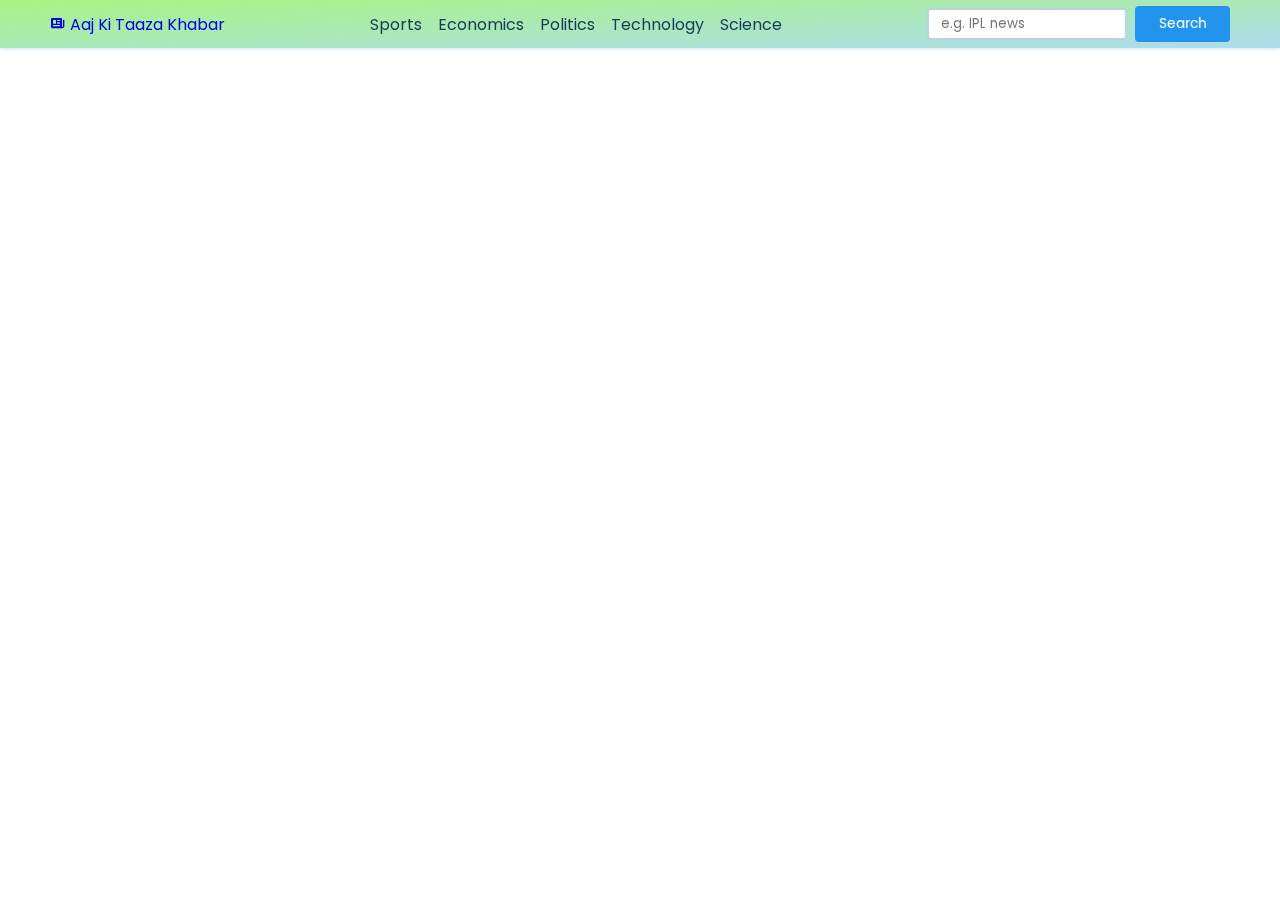
<file: Newspaper_App/index.html>
<!DOCTYPE html>
<html lang="en">
<head>
    <meta charset="UTF-8">
    <meta http-equiv="X-UA-Compatible" content="IE=edge">
    <meta name="viewport" content="width=device-width, initial-scale=1.0">
    <title>Newspaper App</title>
    <link rel="stylesheet" href="style.css">
    <link href='https://unpkg.com/boxicons@2.1.4/css/boxicons.min.css' rel='stylesheet'>
</head>
<body>

  <!--Navbar-->

  <nav>
    <div class="main-nav container flex">
        <a href="#" onclick="reload()" class="company-logo">
            <i class="bx bxs-news"></i>
            <span>Aaj Ki Taaza Khabar</span>
        </a>

        <div class="nav-links">
            <ul class="flex">
                <li class="hover-link nav-item" id="sports" onclick="onNavItemClick('sports')">Sports</li>
                <li class="hover-link nav-item" id="economics" onclick="onNavItemClick('economics')">Economics</li>
                <li class="hover-link nav-item" id="politics" onclick="onNavItemClick('politics')">Politics</li>
                <li class="hover-link nav-item" id="technology" onclick="onNavItemClick('technology')">Technology</li>
                <li class="hover-link nav-item" id="science" onclick="onNavItemClick('science')">Science</li>
            </ul>
        </div>

        <div class="search-bar flex">
            <input id="search-text" type="text" class="news-input" placeholder="e.g. IPL news">
            <button id="search-button" class="search-button">Search</button>
        </div>
    </div>
  </nav>


  <!--Hero-Section-->

  <main>
    <div class="cards-container container flex" id="cards-container">
    </div>
  </main>

  <template id="template-news-card">
    <div class="card">
        <div class="card-header">
            <img src="https://via.placeholder.com/400x200" alt="news-image" id="news-img">
        </div>
        <div class="card-content">
            <h3 id="news-title">This is the title</h3>
            <h6 class="news-source" id="news-source">End Gadget 26/08/2023</h6>
            <p class="news-desc" id="news-desc">Lorem ipsum dolor sit amet consectetur, adipisicing elit. Nobis dignissimos quam ipsa fugiat facilis alias vitae nemo odio eos cupiditate.</p>
        </div>
    </div>
  </template>





    <script src="script.js"></script>
    
</body>
</html>
</file>
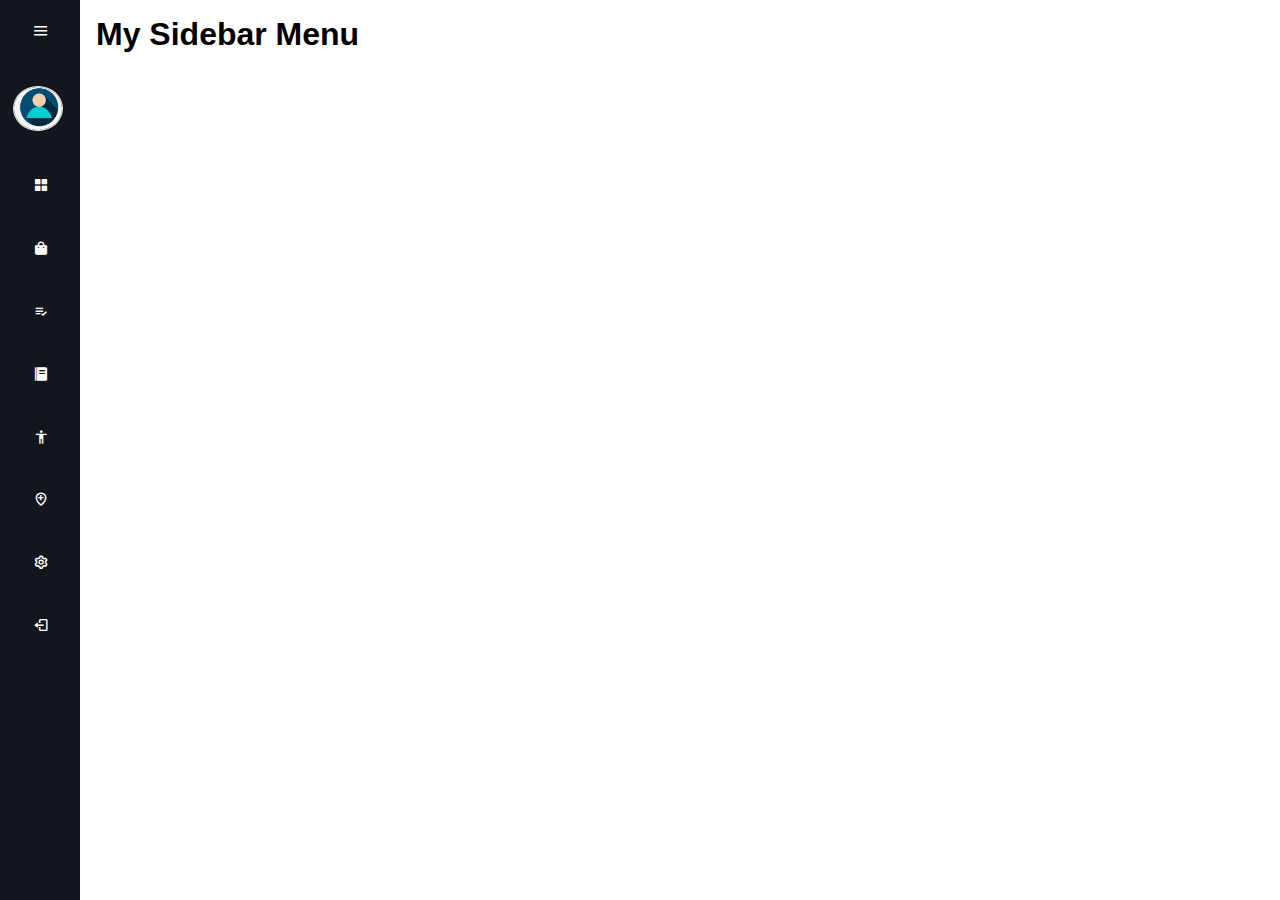
<file: Sidebar_Menu/index.html>
<!DOCTYPE html>
<html lang="en">
<head>
    <meta charset="UTF-8">
    <meta http-equiv="X-UA-Compatible" content="IE=edge">
    <meta name="viewport" content="width=device-width, initial-scale=1.0">
    <title>Sidebar_Menu</title>
    <link href='https://unpkg.com/boxicons@2.1.4/css/boxicons.min.css' rel='stylesheet'>
    <link rel="stylesheet" href="style.css">
</head>
<body>
    
    <div class="sidebar">
        <div class="top">
            <div class="logo">
                <i class="bx bxl-codepen"></i>
                <span>My Sidebar Menu</span>
            </div>
            <i class="bx bx-menu" id="btn"></i>
        </div>
        <div class="user">
            <img src="user-profile.JPG" alt="user-profile" class="user-img">
            <div>
                <p class="bold">Mrinal Kumar Mishra</p>
                <p>Admin</p>
            </div>
        </div>
        <ul>
            <li>
                <a href="#">
                    <i class="bx bxs-grid-alt"></i>
                    <span class="nav-item">Dashboard</span>
                </a>
                <span class="tooltip">Dashboard</span>
            </li>

            <li>
                <a href="#">
                    <i class="bx bxs-shopping-bag"></i>
                    <span class="nav-item">Products</span>
                </a>
                <span class="tooltip">Products</span>
            </li>


            <li>
                <a href="#">
                    <i class="bx bx-list-check"></i>
                    <span class="nav-item">Categories</span>
                </a>
                <span class="tooltip">Categories</span>
            </li>

            <li>
                <a href="#">
                    <i class="bx bxs-food-menu"></i>
                    <span class="nav-item">Orders</span>
                </a>
                <span class="tooltip">Orders</span>
            </li>

            <li>
                <a href="#">
                    <i class="bx bx-body"></i>
                    <span class="nav-item">Customers</span>
                </a>
                <span class="tooltip">Customers</span>
            </li>

            <li>
                <a href="#">
                    <i class="bx bx-location-plus"></i>
                    <span class="nav-item">Shipping</span>
                </a>
                <span class="tooltip">Shipping</span>
            </li>

            <li>
                <a href="#">
                    <i class="bx bx-cog"></i>
                    <span class="nav-item">Settings</span>
                </a>
                <span class="tooltip">Settings</span>
            </li>

            <li>
                <a href="#">
                    <i class="bx bx-log-out"></i>
                    <span class="nav-item">Logout</span>
                </a>
                <span class="tooltip">Logout</span>
            </li>
        </ul>
    </div>

    <div class="main-content">
        <div class="container">
            <h1>My Sidebar Menu</h1>
        </div>
    </div>



    <script src="script.js"></script>

</body>
</html>
</file>
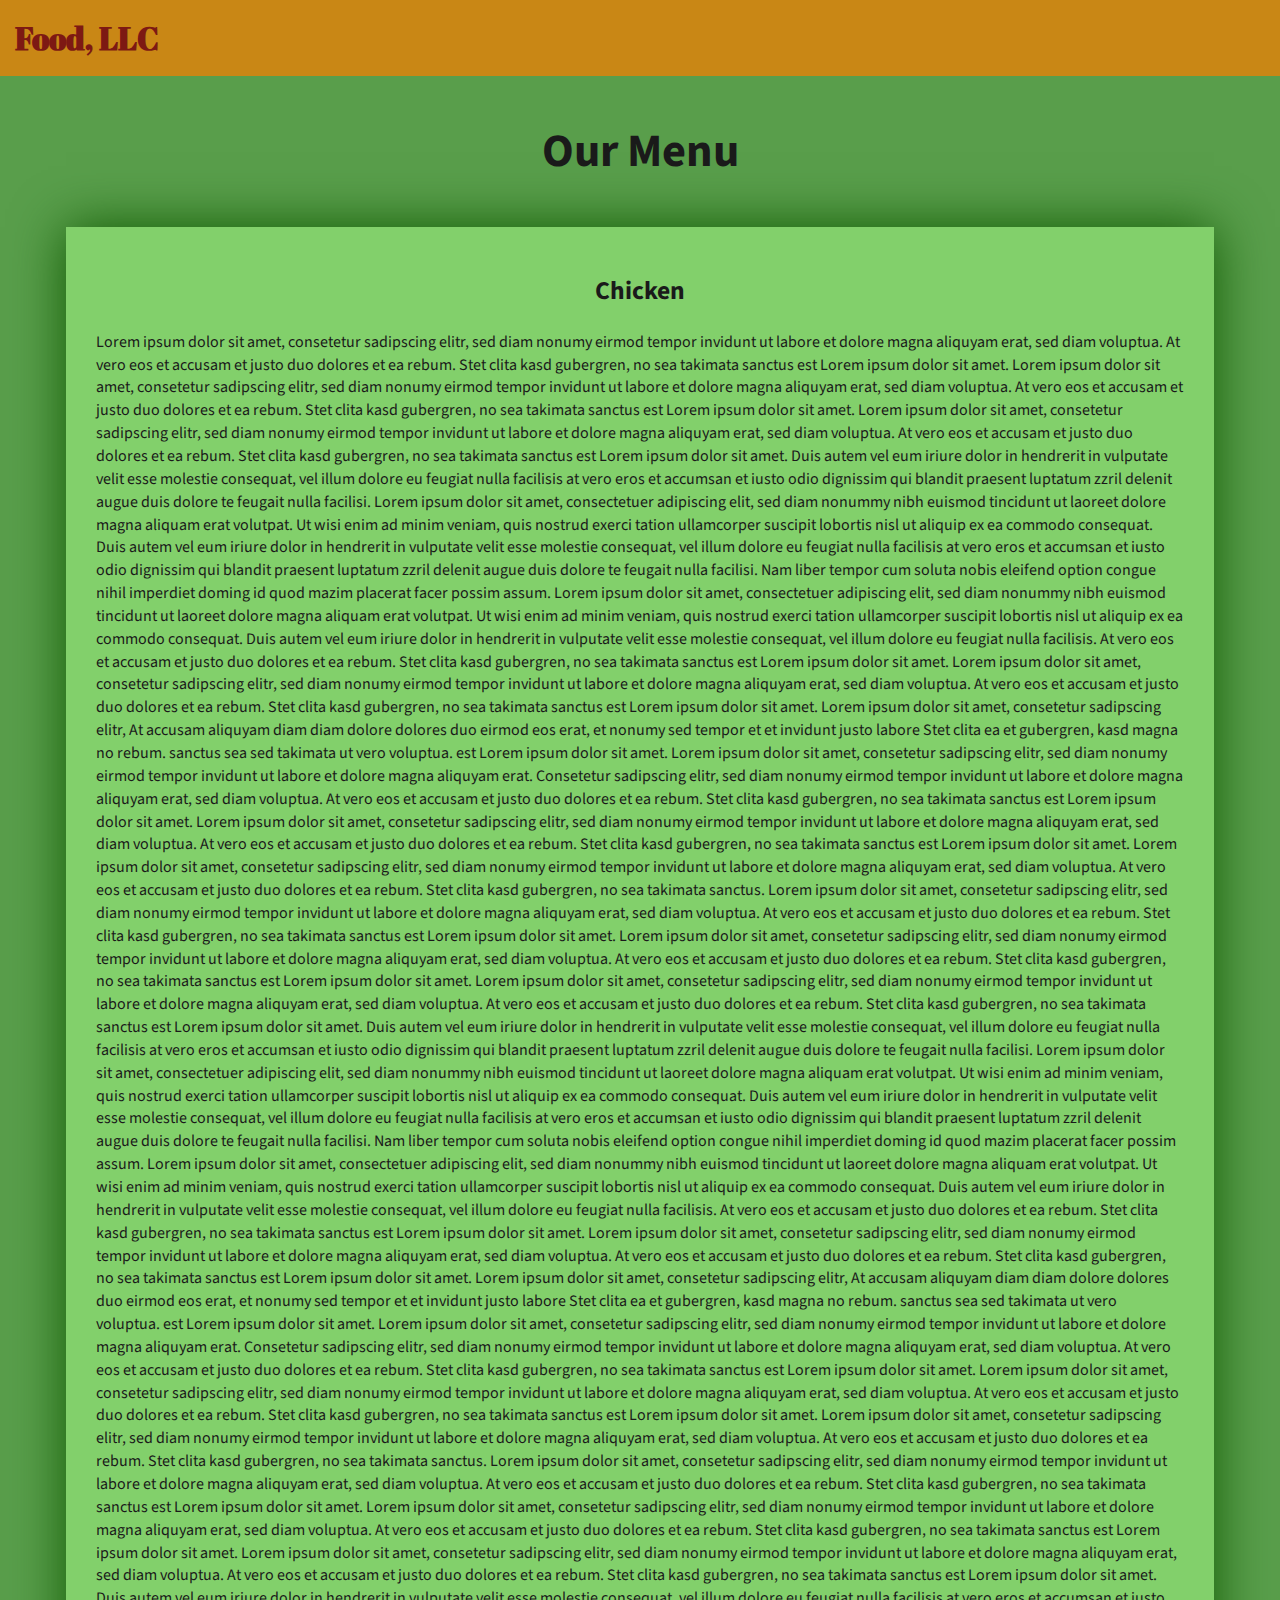
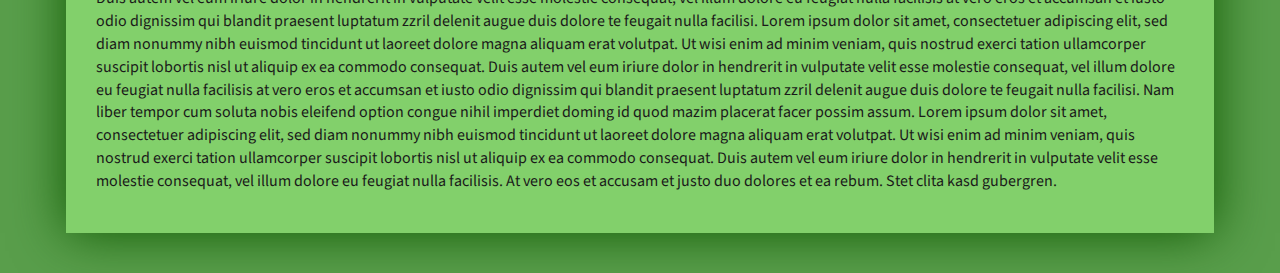
<file: module3_solution/index_basic.html>
<!DOCTYPE html>
<html lang="zxx">

<head>
    <meta charset="utf-8">
    <meta http-equiv="X-UA-Compatible" content="IE=edge">
    <meta name="viewport" content="width=device-width, initial-scale=1">
    <title>Assignment Solution for Module 3</title>
    <link rel="stylesheet" href="css/bootstrap.min.css">
    <link rel="stylesheet" href="css/styles_basic.css">
    <link href="https://fonts.googleapis.com/css?family=Source+Sans+Pro" rel="stylesheet">
    <link href="https://fonts.googleapis.com/css?family=Abril+Fatface" rel="stylesheet">

    <!-- HTML5 shim and Respond.js for IE8 support of HTML5 elements and media queries -->
    <!-- WARNING: Respond.js doesn't work if you view the page via file:// -->
    <!--[if lt IE 9]>
      <script src="https://oss.maxcdn.com/html5shiv/3.7.2/html5shiv.min.js"></script>
      <script src="https://oss.maxcdn.com/respond/1.4.2/respond.min.js"></script>
    <![endif]-->
</head>

<body>
    <header>
        <nav id="header-nav" class="navbar navbar-default">
            <div class="container-fluid">
                <div class="navbar-header">
                    <div class="navbar-brand">
                        <a href="index_basic.html"><h1>Food, LLC</h1></a>
                    </div>

                    <button type="button" class="navbar-toggle collapsed visible-xs" data-toggle="collapse" data-target="#collapsable-nav" aria-expanded="false">
                        <span class="sr-only">Toggle navigation</span>
                        <span class="icon-bar"></span>
                        <span class="icon-bar"></span>
                        <span class="icon-bar"></span>
                    </button>
                </div>

                <div id="collapsable-nav" class="collapse navbar-collapse">
                    <ul id="nav-list" class="nav navbar-nav navbar-right visible-xs text-center">
                        <li>
                            <a><br class="hidden-xs"> Chicken</a>
                        </li>
                        <li>
                            <a><br class="hidden-xs"> Beef</a>
                        </li>
                        <li>
                            <a><br class="hidden-xs"> Sushi</a>
                        </li>
                    </ul>
                </div>
            </div>
        </nav>
    </header>

    <div id="main-content" class="container">
        <h2 id="top-heading" class="text-center">Our Menu</h2>
        <section id="main-section">
            <h3 class="text-center">Chicken</h3>
            <p>
                Lorem ipsum dolor sit amet, consetetur sadipscing elitr, sed diam nonumy eirmod tempor invidunt ut labore et dolore magna aliquyam erat, sed diam voluptua. At vero eos et accusam et justo duo dolores et ea rebum. Stet clita kasd gubergren, no sea takimata
                sanctus est Lorem ipsum dolor sit amet. Lorem ipsum dolor sit amet, consetetur sadipscing elitr, sed diam nonumy eirmod tempor invidunt ut labore et dolore magna aliquyam erat, sed diam voluptua. At vero eos et accusam et justo duo dolores
                et ea rebum. Stet clita kasd gubergren, no sea takimata sanctus est Lorem ipsum dolor sit amet. Lorem ipsum dolor sit amet, consetetur sadipscing elitr, sed diam nonumy eirmod tempor invidunt ut labore et dolore magna aliquyam erat, sed
                diam voluptua. At vero eos et accusam et justo duo dolores et ea rebum. Stet clita kasd gubergren, no sea takimata sanctus est Lorem ipsum dolor sit amet. Duis autem vel eum iriure dolor in hendrerit in vulputate velit esse molestie consequat,
                vel illum dolore eu feugiat nulla facilisis at vero eros et accumsan et iusto odio dignissim qui blandit praesent luptatum zzril delenit augue duis dolore te feugait nulla facilisi. Lorem ipsum dolor sit amet, consectetuer adipiscing elit,
                sed diam nonummy nibh euismod tincidunt ut laoreet dolore magna aliquam erat volutpat. Ut wisi enim ad minim veniam, quis nostrud exerci tation ullamcorper suscipit lobortis nisl ut aliquip ex ea commodo consequat. Duis autem vel eum iriure
                dolor in hendrerit in vulputate velit esse molestie consequat, vel illum dolore eu feugiat nulla facilisis at vero eros et accumsan et iusto odio dignissim qui blandit praesent luptatum zzril delenit augue duis dolore te feugait nulla
                facilisi. Nam liber tempor cum soluta nobis eleifend option congue nihil imperdiet doming id quod mazim placerat facer possim assum. Lorem ipsum dolor sit amet, consectetuer adipiscing elit, sed diam nonummy nibh euismod tincidunt ut laoreet
                dolore magna aliquam erat volutpat. Ut wisi enim ad minim veniam, quis nostrud exerci tation ullamcorper suscipit lobortis nisl ut aliquip ex ea commodo consequat. Duis autem vel eum iriure dolor in hendrerit in vulputate velit esse molestie
                consequat, vel illum dolore eu feugiat nulla facilisis. At vero eos et accusam et justo duo dolores et ea rebum. Stet clita kasd gubergren, no sea takimata sanctus est Lorem ipsum dolor sit amet. Lorem ipsum dolor sit amet, consetetur
                sadipscing elitr, sed diam nonumy eirmod tempor invidunt ut labore et dolore magna aliquyam erat, sed diam voluptua. At vero eos et accusam et justo duo dolores et ea rebum. Stet clita kasd gubergren, no sea takimata sanctus est Lorem
                ipsum dolor sit amet. Lorem ipsum dolor sit amet, consetetur sadipscing elitr, At accusam aliquyam diam diam dolore dolores duo eirmod eos erat, et nonumy sed tempor et et invidunt justo labore Stet clita ea et gubergren, kasd magna no
                rebum. sanctus sea sed takimata ut vero voluptua. est Lorem ipsum dolor sit amet. Lorem ipsum dolor sit amet, consetetur sadipscing elitr, sed diam nonumy eirmod tempor invidunt ut labore et dolore magna aliquyam erat. Consetetur sadipscing
                elitr, sed diam nonumy eirmod tempor invidunt ut labore et dolore magna aliquyam erat, sed diam voluptua. At vero eos et accusam et justo duo dolores et ea rebum. Stet clita kasd gubergren, no sea takimata sanctus est Lorem ipsum dolor
                sit amet. Lorem ipsum dolor sit amet, consetetur sadipscing elitr, sed diam nonumy eirmod tempor invidunt ut labore et dolore magna aliquyam erat, sed diam voluptua. At vero eos et accusam et justo duo dolores et ea rebum. Stet clita kasd
                gubergren, no sea takimata sanctus est Lorem ipsum dolor sit amet. Lorem ipsum dolor sit amet, consetetur sadipscing elitr, sed diam nonumy eirmod tempor invidunt ut labore et dolore magna aliquyam erat, sed diam voluptua. At vero eos
                et accusam et justo duo dolores et ea rebum. Stet clita kasd gubergren, no sea takimata sanctus. Lorem ipsum dolor sit amet, consetetur sadipscing elitr, sed diam nonumy eirmod tempor invidunt ut labore et dolore magna aliquyam erat, sed
                diam voluptua. At vero eos et accusam et justo duo dolores et ea rebum. Stet clita kasd gubergren, no sea takimata sanctus est Lorem ipsum dolor sit amet. Lorem ipsum dolor sit amet, consetetur sadipscing elitr, sed diam nonumy eirmod
                tempor invidunt ut labore et dolore magna aliquyam erat, sed diam voluptua. At vero eos et accusam et justo duo dolores et ea rebum. Stet clita kasd gubergren, no sea takimata sanctus est Lorem ipsum dolor sit amet. Lorem ipsum dolor sit
                amet, consetetur sadipscing elitr, sed diam nonumy eirmod tempor invidunt ut labore et dolore magna aliquyam erat, sed diam voluptua. At vero eos et accusam et justo duo dolores et ea rebum. Stet clita kasd gubergren, no sea takimata sanctus
                est Lorem ipsum dolor sit amet. Duis autem vel eum iriure dolor in hendrerit in vulputate velit esse molestie consequat, vel illum dolore eu feugiat nulla facilisis at vero eros et accumsan et iusto odio dignissim qui blandit praesent
                luptatum zzril delenit augue duis dolore te feugait nulla facilisi. Lorem ipsum dolor sit amet, consectetuer adipiscing elit, sed diam nonummy nibh euismod tincidunt ut laoreet dolore magna aliquam erat volutpat. Ut wisi enim ad minim
                veniam, quis nostrud exerci tation ullamcorper suscipit lobortis nisl ut aliquip ex ea commodo consequat. Duis autem vel eum iriure dolor in hendrerit in vulputate velit esse molestie consequat, vel illum dolore eu feugiat nulla facilisis
                at vero eros et accumsan et iusto odio dignissim qui blandit praesent luptatum zzril delenit augue duis dolore te feugait nulla facilisi. Nam liber tempor cum soluta nobis eleifend option congue nihil imperdiet doming id quod mazim placerat
                facer possim assum. Lorem ipsum dolor sit amet, consectetuer adipiscing elit, sed diam nonummy nibh euismod tincidunt ut laoreet dolore magna aliquam erat volutpat. Ut wisi enim ad minim veniam, quis nostrud exerci tation ullamcorper suscipit
                lobortis nisl ut aliquip ex ea commodo consequat. Duis autem vel eum iriure dolor in hendrerit in vulputate velit esse molestie consequat, vel illum dolore eu feugiat nulla facilisis. At vero eos et accusam et justo duo dolores et ea rebum.
                Stet clita kasd gubergren, no sea takimata sanctus est Lorem ipsum dolor sit amet. Lorem ipsum dolor sit amet, consetetur sadipscing elitr, sed diam nonumy eirmod tempor invidunt ut labore et dolore magna aliquyam erat, sed diam voluptua.
                At vero eos et accusam et justo duo dolores et ea rebum. Stet clita kasd gubergren, no sea takimata sanctus est Lorem ipsum dolor sit amet. Lorem ipsum dolor sit amet, consetetur sadipscing elitr, At accusam aliquyam diam diam dolore dolores
                duo eirmod eos erat, et nonumy sed tempor et et invidunt justo labore Stet clita ea et gubergren, kasd magna no rebum. sanctus sea sed takimata ut vero voluptua. est Lorem ipsum dolor sit amet. Lorem ipsum dolor sit amet, consetetur sadipscing
                elitr, sed diam nonumy eirmod tempor invidunt ut labore et dolore magna aliquyam erat. Consetetur sadipscing elitr, sed diam nonumy eirmod tempor invidunt ut labore et dolore magna aliquyam erat, sed diam voluptua. At vero eos et accusam
                et justo duo dolores et ea rebum. Stet clita kasd gubergren, no sea takimata sanctus est Lorem ipsum dolor sit amet. Lorem ipsum dolor sit amet, consetetur sadipscing elitr, sed diam nonumy eirmod tempor invidunt ut labore et dolore magna
                aliquyam erat, sed diam voluptua. At vero eos et accusam et justo duo dolores et ea rebum. Stet clita kasd gubergren, no sea takimata sanctus est Lorem ipsum dolor sit amet. Lorem ipsum dolor sit amet, consetetur sadipscing elitr, sed
                diam nonumy eirmod tempor invidunt ut labore et dolore magna aliquyam erat, sed diam voluptua. At vero eos et accusam et justo duo dolores et ea rebum. Stet clita kasd gubergren, no sea takimata sanctus. Lorem ipsum dolor sit amet, consetetur
                sadipscing elitr, sed diam nonumy eirmod tempor invidunt ut labore et dolore magna aliquyam erat, sed diam voluptua. At vero eos et accusam et justo duo dolores et ea rebum. Stet clita kasd gubergren, no sea takimata sanctus est Lorem
                ipsum dolor sit amet. Lorem ipsum dolor sit amet, consetetur sadipscing elitr, sed diam nonumy eirmod tempor invidunt ut labore et dolore magna aliquyam erat, sed diam voluptua. At vero eos et accusam et justo duo dolores et ea rebum.
                Stet clita kasd gubergren, no sea takimata sanctus est Lorem ipsum dolor sit amet. Lorem ipsum dolor sit amet, consetetur sadipscing elitr, sed diam nonumy eirmod tempor invidunt ut labore et dolore magna aliquyam erat, sed diam voluptua.
                At vero eos et accusam et justo duo dolores et ea rebum. Stet clita kasd gubergren, no sea takimata sanctus est Lorem ipsum dolor sit amet. Duis autem vel eum iriure dolor in hendrerit in vulputate velit esse molestie consequat, vel illum
                dolore eu feugiat nulla facilisis at vero eros et accumsan et iusto odio dignissim qui blandit praesent luptatum zzril delenit augue duis dolore te feugait nulla facilisi. Lorem ipsum dolor sit amet, consectetuer adipiscing elit, sed diam
                nonummy nibh euismod tincidunt ut laoreet dolore magna aliquam erat volutpat. Ut wisi enim ad minim veniam, quis nostrud exerci tation ullamcorper suscipit lobortis nisl ut aliquip ex ea commodo consequat. Duis autem vel eum iriure dolor
                in hendrerit in vulputate velit esse molestie consequat, vel illum dolore eu feugiat nulla facilisis at vero eros et accumsan et iusto odio dignissim qui blandit praesent luptatum zzril delenit augue duis dolore te feugait nulla facilisi.
                Nam liber tempor cum soluta nobis eleifend option congue nihil imperdiet doming id quod mazim placerat facer possim assum. Lorem ipsum dolor sit amet, consectetuer adipiscing elit, sed diam nonummy nibh euismod tincidunt ut laoreet dolore
                magna aliquam erat volutpat. Ut wisi enim ad minim veniam, quis nostrud exerci tation ullamcorper suscipit lobortis nisl ut aliquip ex ea commodo consequat. Duis autem vel eum iriure dolor in hendrerit in vulputate velit esse molestie
                consequat, vel illum dolore eu feugiat nulla facilisis. At vero eos et accusam et justo duo dolores et ea rebum. Stet clita kasd gubergren.
            </p>
        </section>

    </div>

    <!-- jQuery (Bootstrap JS plugins depend on it) -->
    <script src="js/jquery-3.1.1.min.js"></script>
    <script src="js/bootstrap.min.js"></script>
    <!-- <script src="js/script.js"></script> -->

</body>

</html>
</file>
<file: Login_and_SignUp_Page/style.css>
/* Google Fonts - Poppins */
@import url('https://fonts.googleapis.com/css2?family=Poppins:wght@300;400;500;600&display=swap');

*{
    margin: 0;
    padding: 0;
    box-sizing: border-box;
    font-family: 'Poppins', sans-serif;
}
.container{
    height: 100vh;
    width: 100%;
    display: flex;
    align-items: center;
    justify-content: center;
    background: linear-gradient(to top left , rgb(105, 206, 240) ,  rgb(71, 209, 7));
    column-gap: 30px;
}
.form{
    position: absolute;
    max-width: 430px;
    width: 100%;
    padding: 30px;
    border-radius: 6px;
    background: #FFF;
}
.form.signup{
    opacity: 0;
    pointer-events: none;
}
.forms.show-signup .form.signup{
    opacity: 1;
    pointer-events: auto;
}
.forms.show-signup .form.login{
    opacity: 0;
    pointer-events: none;
}
header{
    font-size: 28px;
    font-weight: 600;
    color: #232836;
    text-align: center;
}
form{
    margin-top: 30px;
}
.form .field{
    position: relative;
    height: 50px;
    width: 100%;
    margin-top: 20px;
    border-radius: 6px;
}
.field input,
.field button{
    height: 100%;
    width: 100%;
    border: none;
    font-size: 16px;
    font-weight: 400;
    border-radius: 6px;
}
.field input{
    outline: none;
    padding: 0 15px;
    border: 1px solid#CACACA;
}
.field input:focus{
    border-bottom-width: 2px;
}
.eye-icon{
    position: absolute;
    top: 50%;
    right: 10px;
    transform: translateY(-50%);
    font-size: 18px;
    color: #8b8b8b;
    cursor: pointer;
    padding: 5px;
}
.field button{
    color: #fff;
    background-color: #0171d3;
    transition: all 0.3s ease;
    cursor: pointer;
}
.field button:hover{
    background-color: #016dcb;
}
.form-link{
    text-align: center;
    margin-top: 10px;
}
.form-link span,
.form-link a{
    font-size: 14px;
    font-weight: 400;
    color: #232836;
}
.form a{
    color: #0171d3;
    text-decoration: none;
}
.form-content a:hover{
    text-decoration: underline;
}
.line{
    position: relative;
    height: 1px;
    width: 100%;
    margin: 36px 0;
    background-color: #d4d4d4;
}
.line::before{
    content: 'Or';
    position: absolute;
    top: 50%;
    left: 50%;
    transform: translate(-50%, -50%);
    background-color: #FFF;
    color: #8b8b8b;
    padding: 0 15px;
}
.media-options a{
    display: flex;
    align-items: center;
    justify-content: center;
}
a.facebook{
    color: #fff;
    background-color: #4267b2;
}
a.facebook .facebook-icon{
    height: 28px;
    width: 28px;
    color: #0171d3;
    font-size: 20px;
    border-radius: 50%;
    display: flex;
    align-items: center;
    justify-content: center;
    background-color: #fff;
}
.facebook-icon{
    position: absolute;
    top: 50%;
    left: 15px;
    transform: translateY(-50%);
}


a.google{
    color: #fff;
    background-color: #77c90c;
}
a.google .google-icon{
    height: 28px;
    width: 28px;
    color: #0171d3;
    font-size: 20px;
    border-radius: 50%;
    display: flex;
    align-items: center;
    justify-content: center;
    background-color: #fff;
}

.google-icon{
    position: absolute;
    top: 50%;
    left: 15px;
    transform: translateY(-50%);
}

.circle{
    width: 200px;
    height: 200px;
    border-radius : 100px;
    background: linear-gradient(to  right , #ffffff33 , #ffffffff);
    position:absolute;
}

.c1{
    top : 70px;
    left: 50px;
}

.c2{
    bottom: 100px;
    right: 50px;
}

@media screen and (max-width: 400px) {
    .form{
        padding: 20px 10px;
    }
    
}
</file>
<file: module2_solution/css/style.css>
* {
    box-sizing: border-box;
    font-family: Helvetica;
}

body {
    background-color: #d6d6d6;
}

h1 {
    text-align: center;
    color: black;
}

section {
    border: 1px solid black;
    background-color: #b5c4d2;
    margin: 10px;
}

section>h2 {
    float: right;
    border-bottom: 1px solid black;
    border-left: 1px solid black;
    margin: 0;
    width: 230px;
    text-align: center;
    font-style: Times;
    font-size: 24px;
    font-weight: bold;
    height: 45px;
    padding-top: 10px;
}

section.lebesgue>h2 {
    background-color: #76b8db;
}

section.fubini>h2 {
    background-color: #4f7acd;
}

section.luzin>h2 {
    color: #e2e2e2;
    background-color: #10328a;
}

section>p {
    padding: 40px 15px 15px 15px;
}

.row {
    width: 100%;
}


/* Desktop view options */

@media (min-width: 992px) {
    .col-lg-1, .col-lg-2, .col-lg-3, .col-lg-4, .col-lg-5, .col-lg-6, .col-lg-7, .col-lg-8, .col-lg-9, .col-lg-10, .col-lg-11, .col-lg-12 {
        float: left;
    }
    .col-lg-1 {
        width: 8.33%;
    }
    .col-lg-2 {
        width: 16.66%;
    }
    .col-lg-3 {
        width: 25%;
    }
    .col-lg-4 {
        width: 33.33%;
    }
    .col-lg-5 {
        width: 41.66%;
    }
    .col-lg-6 {
        width: 50%;
    }
    .col-lg-7 {
        width: 58.33%;
    }
    .col-lg-8 {
        width: 66.66%;
    }
    .col-lg-9 {
        width: 74.99%;
    }
    .col-lg-10 {
        width: 83.33%;
    }
    .col-lg-11 {
        width: 91.66%;
    }
    .col-lg-12 {
        width: 100%;
    }
}


/* Tablet view options */

@media (min-width: 768px) and (max-width: 991px) {
    .col-md-1, .col-md-2, .col-md-3, .col-md-4, .col-md-5, .col-md-6, .col-md-7, .col-md-8, .col-md-9, .col-md-10, .col-md-11, .col-md-12 {
        float: left;
    }
    .col-md-1 {
        width: 8.33%;
    }
    .col-md-2 {
        width: 16.66%;
    }
    .col-md-3 {
        width: 25%;
    }
    .col-md-4 {
        width: 33.33%;
    }
    .col-md-5 {
        width: 41.66%;
    }
    .col-md-6 {
        width: 50%;
    }
    .col-md-7 {
        width: 58.33%;
    }
    .col-md-8 {
        width: 66.66%;
    }
    .col-md-9 {
        width: 74.99%;
    }
    .col-md-10 {
        width: 83.33%;
    }
    .col-md-11 {
        width: 91.66%;
    }
    .col-md-12 {
        width: 100%;
    }
}


/* Mobile view options */

@media (max-width: 767px) {
    .col-sm-1, .col-sm-2, .col-sm-3, .col-sm-4, .col-sm-5, .col-sm-6, .col-sm-7, .col-sm-8, .col-sm-9, .col-sm-10, .col-sm-11, .col-sm-12 {
        float: left;
    }
    .col-sm-1 {
        width: 8.33%;
    }
    .col-sm-2 {
        width: 16.66%;
    }
    .col-sm-3 {
        width: 25%;
    }
    .col-sm-4 {
        width: 33.33%;
    }
    .col-sm-5 {
        width: 41.66%;
    }
    .col-sm-6 {
        width: 50%;
    }
    .col-sm-7 {
        width: 58.33%;
    }
    .col-sm-8 {
        width: 66.66%;
    }
    .col-sm-9 {
        width: 74.99%;
    }
    .col-sm-10 {
        width: 83.33%;
    }
    .col-sm-11 {
        width: 91.66%;
    }
    .col-sm-12 {
        width: 100%;
    }
}
</file>
<file: module3_solution/css/styles.css>
body {
    font-size: 16px;
    font-family: 'Source Sans Pro', sans-serif;
    color: #1a1a1a;
    background-color: #599e4b;
}


/** HEADER **/

#header-nav {
    background-color: #c98715;
    border-radius: 0;
    border: 0;
}

#header-nav button {
    margin-top: 22px;
}

.navbar-default .navbar-toggle:focus, .navbar-default .navbar-toggle:hover {
    background-color: #fce29e;
}

.navbar-collapse {
    border-top: 0;
}

.navbar-brand, .navbar-nav li a {
    line-height: 76px;
    height: 76px;
    padding-top: 0;
}

.navbar-brand h1 {
    color: #7d1913;
    font-family: 'Abril Fatface', cursive;
    font-weight: bolder;
    font-size: 1.8em;
}

.navbar-brand a:hover {
    text-decoration: none;
    text-shadow: 1px 1px 1px #fe9797;
}

#nav-list {
    background-color: #e4af34;
}

#nav-list a {
    /*text-align: center;*/
    font-weight: bolder;
    color: #282828;
    font-size: 1.2em;
}

#nav-list a:hover {
    color: #202020;
    background-color: #fce29e;
}

.navbar-header button.navbar-toggle, .navbar-header .icon-bar {
    border: 1px solid #7d1913;
}


/** END HEADER */


/** HOME PAGE **/

#main-content {
    width: 92%;
    margin-bottom: 30px;
}

#main-content h2 {
    font-size: 2.9em;
    font-weight: bold;
    margin-top: 30px;
    margin-bottom: 50px;
}

#main-content h3 {
    font-size: 1.6em;
    font-weight: bold;
    margin-bottom: 1em;
}

#chicken-tile, #beef-tile, #sushi-tile {
    width: 100%;
    padding: 20px;
    background-color: #99ed7b;
    margin-bottom: 60px;
    box-shadow: 0 0 80px #18580b;
}


/** END HOME PAGE **/
</file>
<file: Newspaper_App/style.css>
/* Google Fonts - Poppins */
@import url('https://fonts.googleapis.com/css2?family=Poppins:wght@300;400;500;600&display=swap');

*{
    padding: 0;
    margin: 0;
    box-sizing: border-box;
}

:root{
    --primary-text-color: #183b56;
    --secondary-text-color: #577592;
    --accent-color: #2294ed;
    --accent-color-dark : #1d69a3;
    
}

body{
    font-family: "Poppins", sans-serif;
    color: var(--primary-text-color);
}

p {
    font-family: "Roboto",Arial, Helvetica, sans-serif;
    color: var(--secondary-text-color);
    line-height: 1.4rem;

}

a{
    text-decoration: none;

}


ul{
    list-style: none;
}

.flex{
    display: flex;
    align-items: center;
}

.container{
    max-width: 1180px;
    margin-inline: auto;
    overflow: hidden;
}

nav{
    background: linear-gradient(to top left , rgb(172, 221, 238) ,  rgb(167, 245, 130));
    box-shadow: 0 0 4px #bbd0e2;
    position: fixed;
    top: 0;
    z-index: 99;
    left: 0;
    right: 0;
}

.main-nav{
    justify-content: space-between;
    padding: 8px 0;

}

.company-logo img{
   width: 120px;

}

.nav-links ul{
   gap: 16px;
}

.hover-link{
    cursor: pointer;
}

.hover-link:hover{
    color: var(--secondary-text-color);
}

.hover-link:active{
    color: red;
}

.nav-item.active{
    color: var(--accent-color);
}

.search-bar{
    height: 32px;
    gap: 8px;
}

.news-input{
    width: 200px;
    height: 100%;
    padding-inline: 12px 5px;
    border-radius: 4px;
    border: 2px solid #bbd0e2;
    font-family: "Poppins",Verdana, Geneva, Tahoma, sans-serif;

}

.search-button{
    background-color: var(--accent-color);
    color: white;
    padding: 8px 24px;
    border : none;
    border-radius: 4px;
    cursor: pointer;
    font-family: "Poppins",Verdana, Geneva, Tahoma, sans-serif;

}

.search-button:hover{
    background-color: var(--accent-color-dark);
}

main{
    
    padding-block: 20px;
    margin-top: 80px;

}

.cards-container{
   justify-content: space-between;
   flex-wrap: wrap;
   row-gap: 20px;
   align-items: start;
}

.card{
    width: 360px;
    min-height: 400px;
    box-shadow: 0 0 4px #d4ecff;
    border-radius: 4px;
    cursor: pointer;
    background-color: #fff;
    overflow: hidden;
    transition: all 0.3s ease;
    
}

.card:hover{
    box-shadow: 1px 1px 8px #d4ecff;
    background-color: #f9fdff;
    transform: translateY(-2px);
}

.card-header img{
    width: 100%;
    height: 180px;
    object-fit: cover;
}

.cards-content{
    padding: 12px;

}

.news-source{
    margin-block: 12px;

}
</file>
<file: Sidebar_Menu/style.css>
*{
    margin: 0;
    padding: 0;
    box-sizing: border-box;
    font-family: 'Seoge UI', 'Segoe UI', Tahoma, Geneva, Verdana, sans-serif;
}


.user-img{
    width: 50px;
    border-radius: 100%;
    border: 1px solid #eee;
}

.sidebar{
    position: absolute;
    top: 0;
    left: 0;
    height: 100vh;
    width: 80px;
    background-color: #12171e;
    padding: .4em .8em;
    transition: all 0.5s ease;

}

.sidebar.active ~ .main-content {
    left: 250px;
    width: calc(100%-250px);

}

.sidebar.active{
    width:250px;
}


.sidebar #btn{
    position: absolute;
    color: #fff;
    top : .4rem;
    left: 50%;
    font-size: 1.2rem;
    line-height: 50px;
    transform: translateX(-50%);
    cursor: pointer;
}

.sidebar.active #btn{
    left: 90%;

}

.sidebar .top .logo {
    color: #fff;
    display: flex;
    height: 50px;
    width: 100%;
    align-items: center;
    pointer-events: none;
    opacity: 0;
}

.sidebar.active .top .logo{
    opacity: 1;
}

.top .logo i{
    font-size: 2rem;
    margin-right: 5px;

}

.user {
    display: flex;
    align-items: center;
    margin: 1rem 0;
}

.user p{
    color: #fff;
    opacity: 1;
    margin-left: 1rem;

}

.bold {
    font-weight: 600;
}

.sidebar p{
    opacity: 0;
}

.sidebar.active p{
    opacity: 1;
}

.sidebar ul li{
    position: relative;
    list-style-type: none;
    height: 50px;
    width: 90%;
    margin: 0.8rem auto;
    line-height: 50px;
}

.sidebar ul li a{
    color: #fff;
    display: flex;
    align-items: center;
    text-decoration: none;
    border-radius: 0.8rem;

}

.sidebar ul li a:hover{
    background-color: #fff;
    color: blue;
}

.sidebar ul li a i{
    min-width: 50px;
    text-align: center;
    height: 50px;
    border-radius: 12px;
    line-height: 50px;

}

.sidebar .nav-item {
    opacity: 0;

}

.sidebar.active .nav-item{
    opacity: 1;
}

.sidebar ul li .tooltip{
    position: absolute;
    left : 125px;
    top: 50%;
    transform: translate(-50% , -50%);
    box-shadow: 0 0.5rem  0.8rem  rgba(0,0,0,0.2);
    border-radius: .6rem;
    padding: .4rem 1.2rem;
    line-height: 1.8rem;
    z-index: 20;
    opacity: 0;
}

.sidebar ul li:hover .tooltip{
    opacity: 1;
}

.sidebar.active ul li:hover .tooltip{
    display: none;
}

.main-content{
    position: relative;
    min-height: 100vh;
    top: 0;
    left: 80px;
    transition: all 0.5s ease;
    width: calc(100%-80px);
    padding: 1rem;
}
</file>
<file: module3_solution/css/styles_basic.css>
body {
    font-size: 16px;
    font-family: 'Source Sans Pro', sans-serif;
    color: #1a1a1a;
    background-color: #599e4b;
}


/** HEADER **/

#header-nav {
    background-color: #c98715;
    border-radius: 0;
    border: 0;
}

#header-nav button {
    margin-top: 22px;
}

.navbar-default .navbar-toggle:focus, .navbar-default .navbar-toggle:hover {
    background-color: #fce29e;
}

.navbar-collapse {
    border-top: 0;
}

.navbar-brand, .navbar-nav li a {
    line-height: 76px;
    height: 76px;
    padding-top: 0;
}

.navbar-brand h1 {
    color: #7d1913;
    font-family: 'Abril Fatface', cursive;
    font-weight: bolder;
    font-size: 1.8em;
}

.navbar-brand a:hover {
    text-decoration: none;
    text-shadow: 1px 1px 1px #fe9797;
}

#nav-list {
    background-color: #e4af34;
}

#nav-list a {
    font-weight: bolder;
    color: #282828;
    font-size: 1.2em;
}

#nav-list a:hover {
    color: #202020;
    background-color: #fce29e;
}

.navbar-header button.navbar-toggle, .navbar-header .icon-bar {
    border: 1px solid #7d1913;
}


/** END HEADER */


/** HOME PAGE **/

#main-content {
    width: 92%;
    margin-bottom: 40px;
}

#main-content h2 {
    font-size: 2.9em;
    font-weight: bold;
    margin-top: 30px;
    margin-bottom: 50px;
}

#main-content h3 {
    font-size: 1.6em;
    font-weight: bold;
    margin-bottom: 1em;
}

#main-section {
    background-color: #82d06b;
    box-shadow: 0 0 50px #0f5900;
    padding: 30px;
}

/** END HOME PAGE **/
</file>
